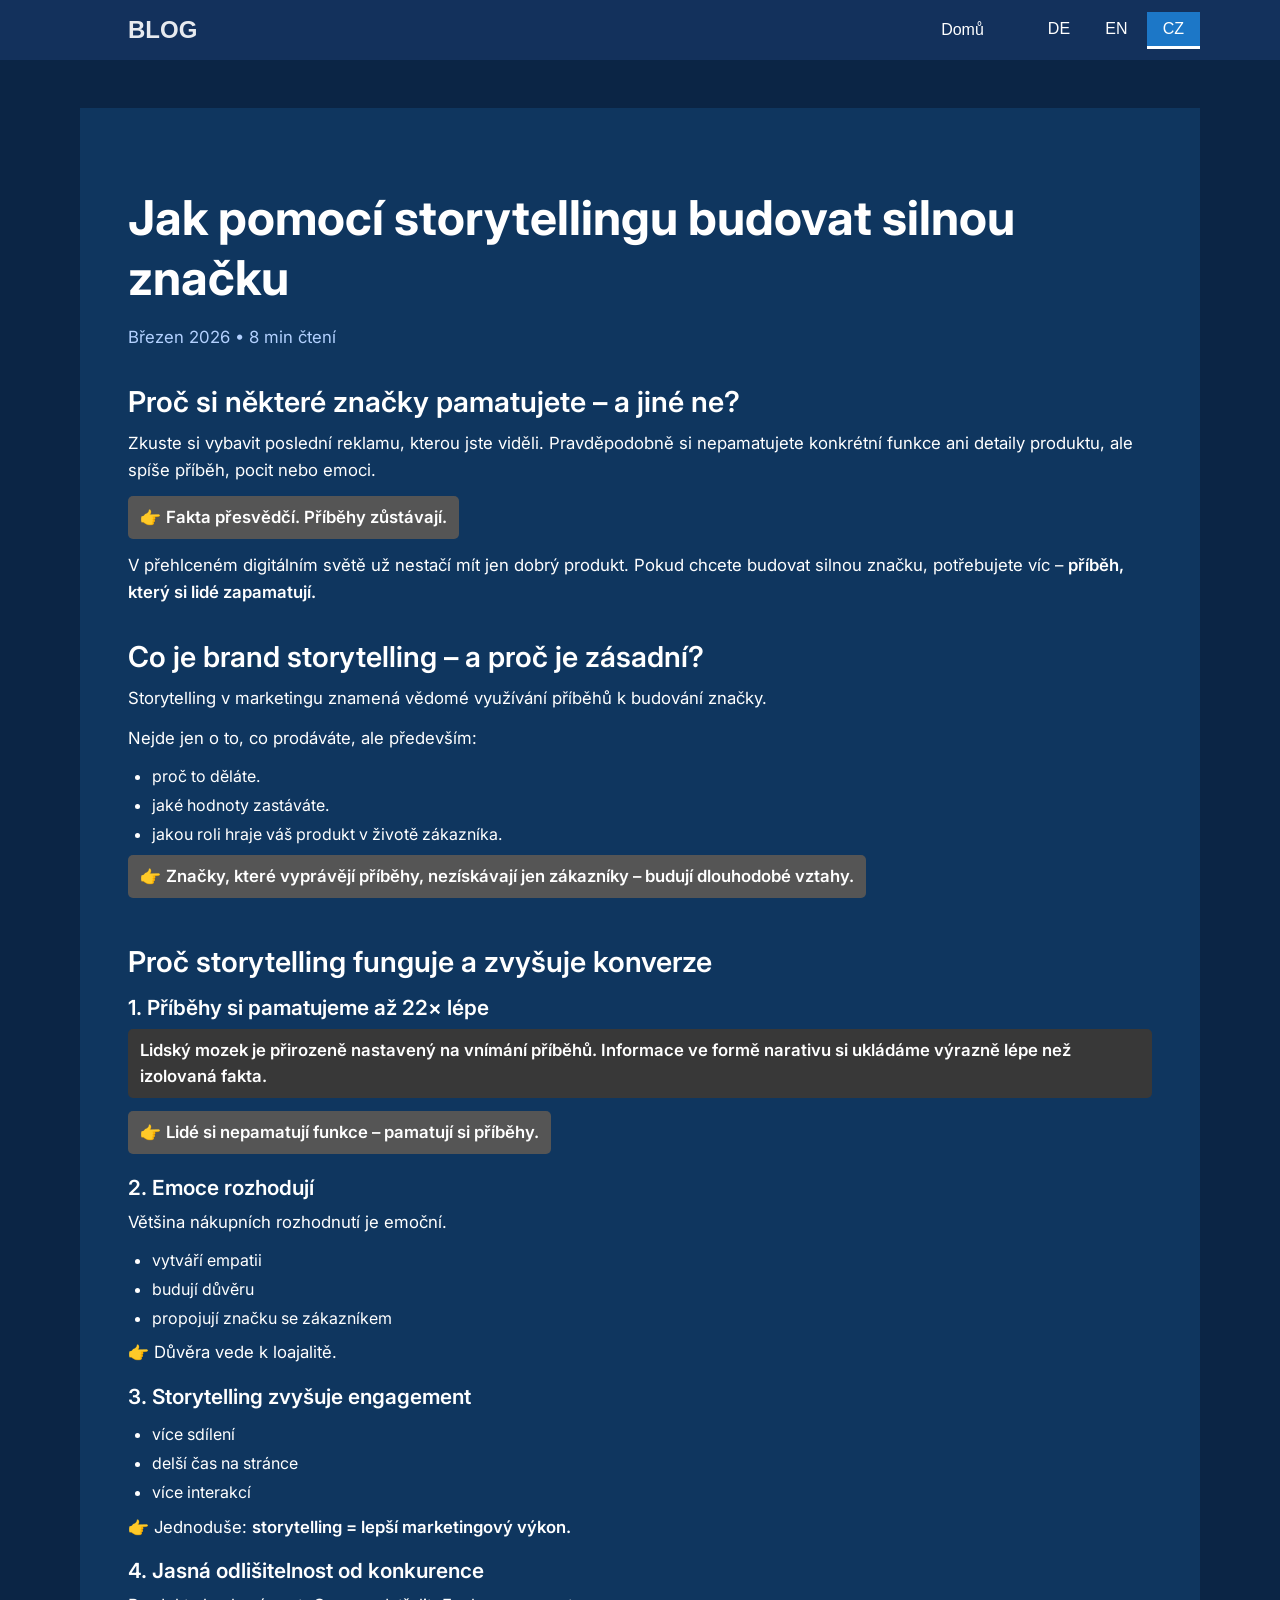
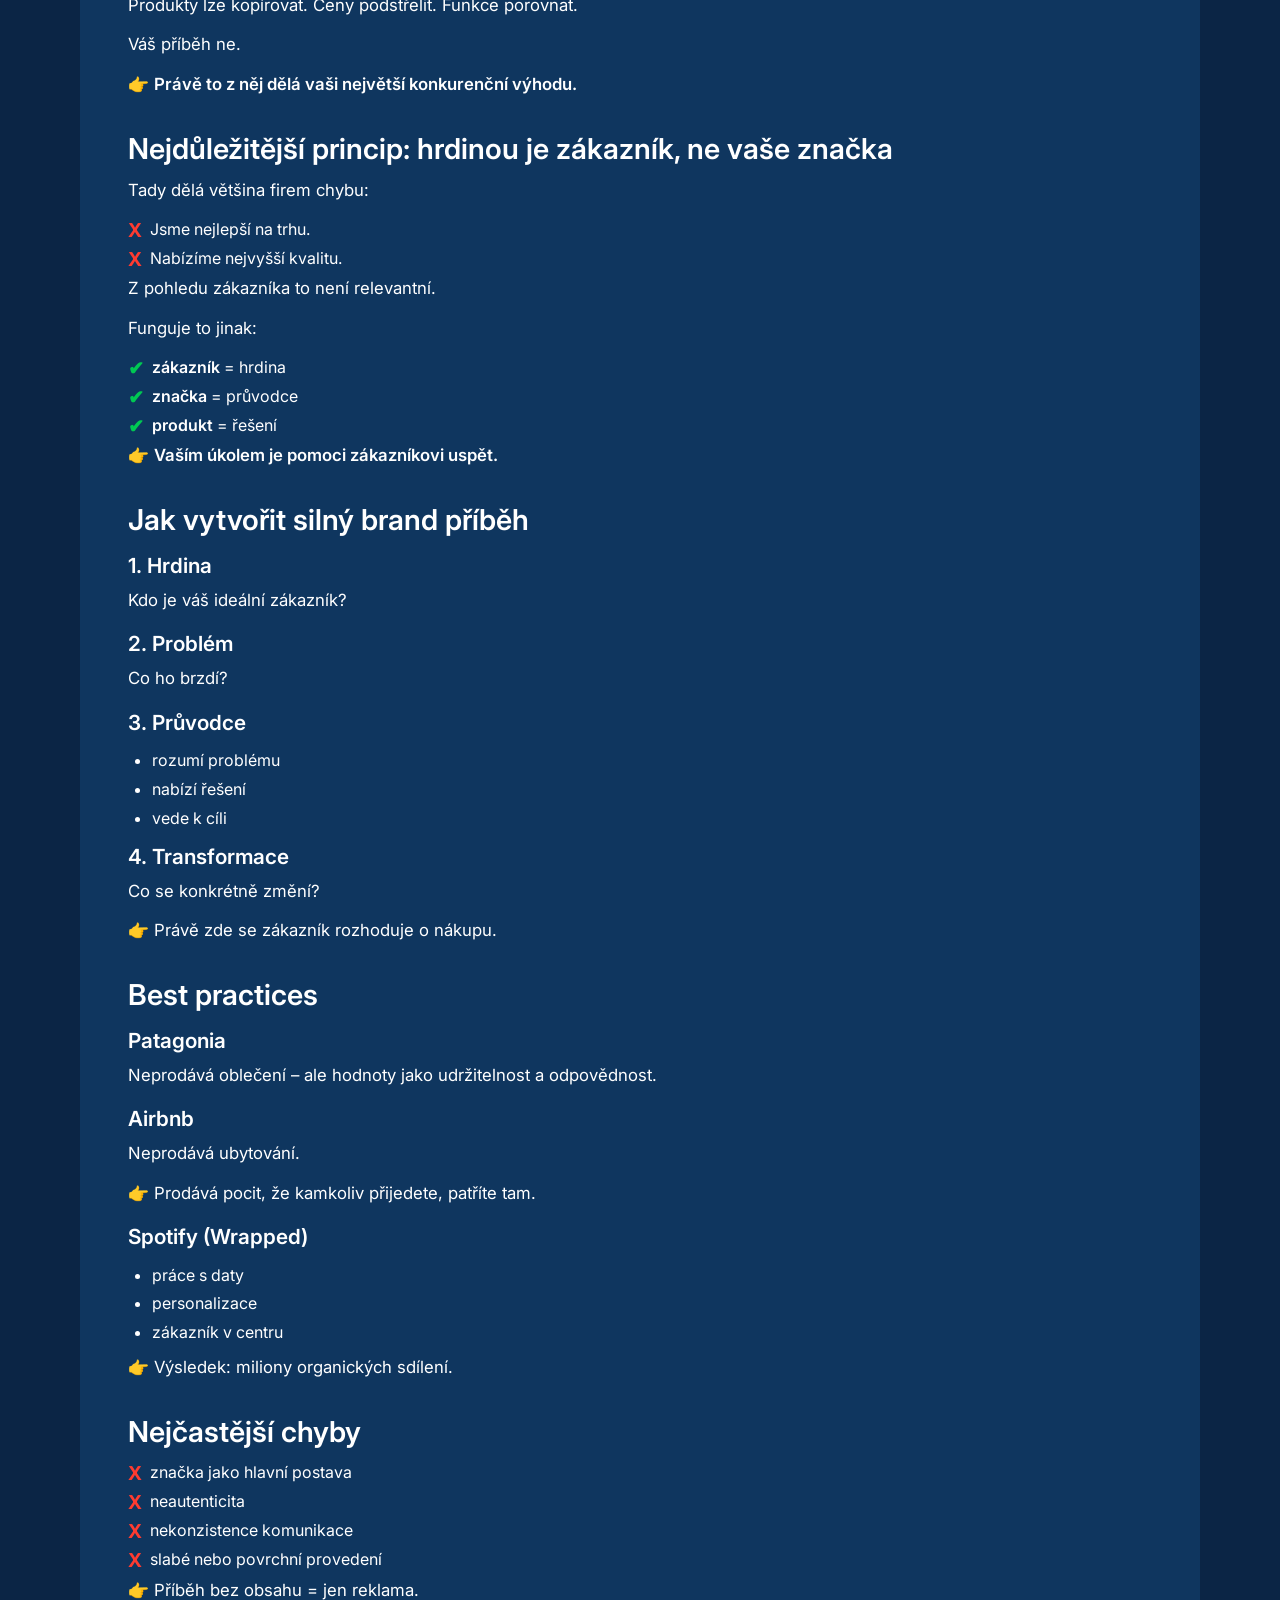
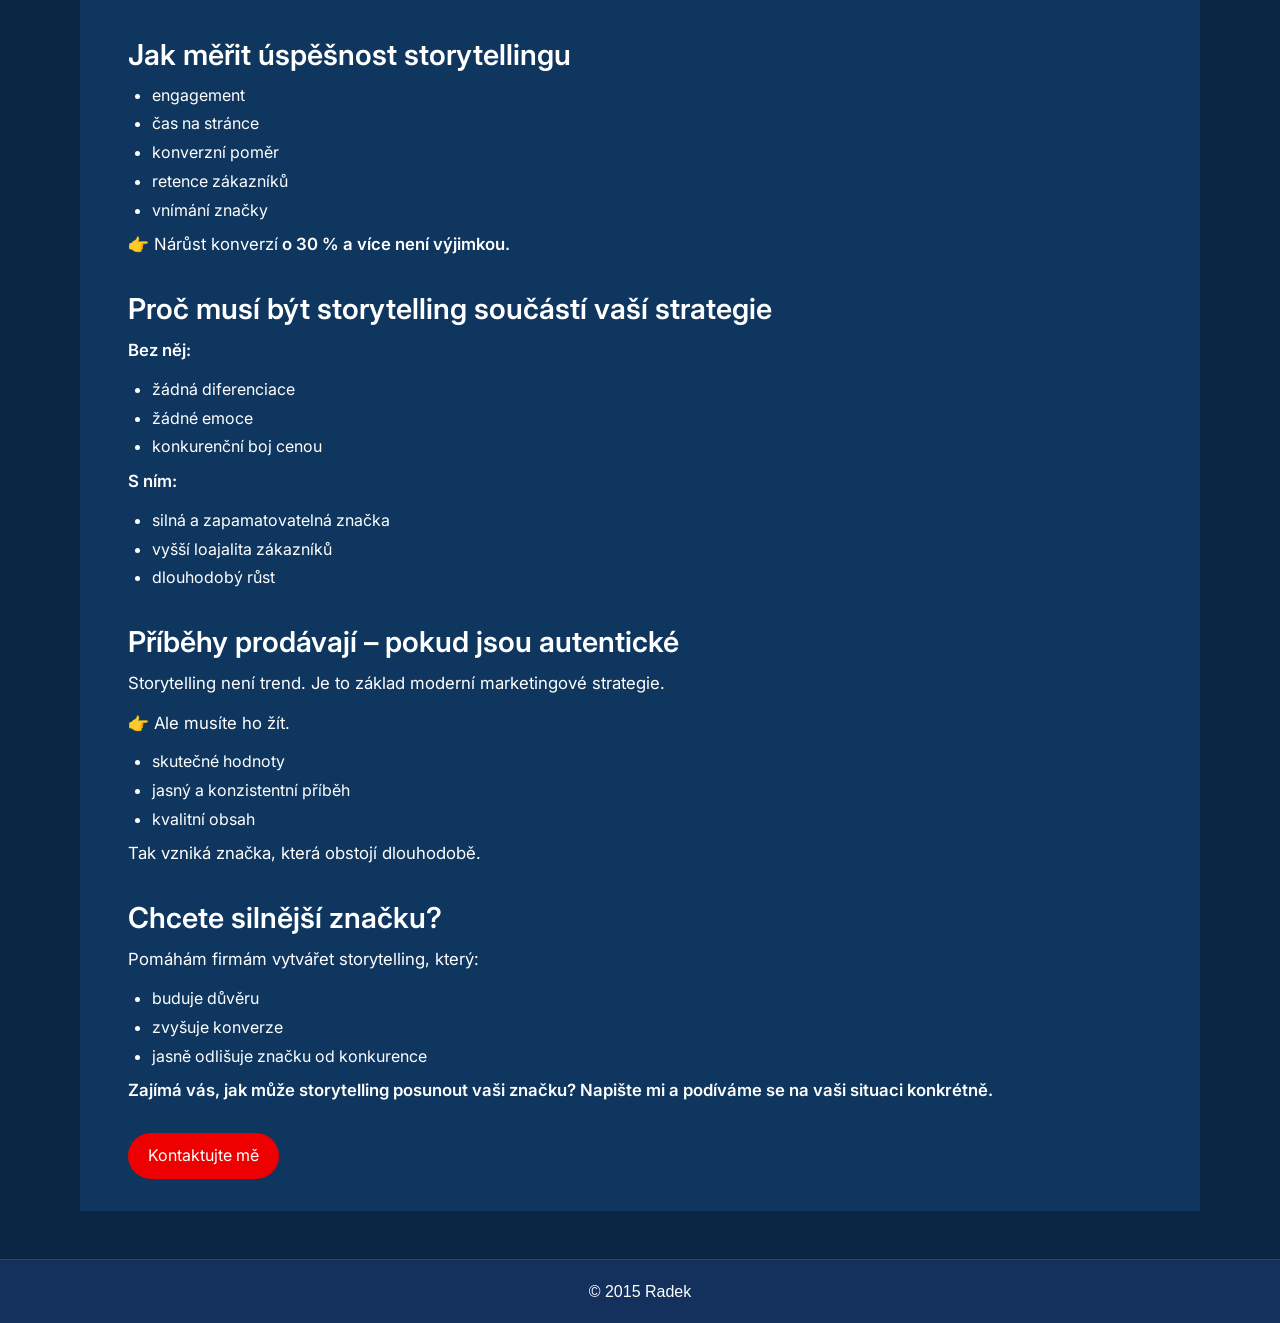
<file: cz/vypraveni-pribehu.html>
<!DOCTYPE html>
<html lang="cs">

<head>
    <title>Jak pomocí storytellingu budovat silnou značku | RadekWrites</title>

    <link rel="canonical" href="https://radekwrites.github.io/cz/storytelling-silna-znacka.html">
    <link rel="alternate" hreflang="de" href="https://radekwrites.github.io/de/storytelling-starke-marke.html">
    <link rel="alternate" hreflang="cs" href="https://radekwrites.github.io/cz/storytelling-silna-znacka.html">
    <link rel="alternate" hreflang="en" href="https://radekwrites.github.io/en/storytelling-strong-brand.html">
    <link rel="alternate" hreflang="x-default" href="https://radekwrites.github.io/">

    <meta charset="UTF-8">
    <meta name="viewport" content="width=device-width, initial-scale=1.0">

    <meta name="description" content="Jak storytelling buduje silné značky: více důvěry, vyšší konverze a skutečná loajalita zákazníků. Praktický guide pro firmy, HR i startupy.">
    <meta name="keywords" content="storytelling marketing, budování značky, branding strategie, content marketing, employer branding, HR marketing">
    <meta name="author" content="Radek">
    <meta name="theme-color" content="#134074">

    <!-- SEO rozšíření -->
    <meta property="og:title" content="Jak storytelling buduje silné značky">
    <meta property="og:description" content="Zjistěte, jak pomocí storytellingu zvýšit důvěru, engagement i konverze.">
    <meta property="og:type" content="article">
    <meta property="og:url" content="https://radekwrites.github.io/cz/storytelling-silna-znacka.html">

    <link rel="icon" href="/assets/icons/favicon.ico" sizes="16x16">
    <link rel="stylesheet" href="../css/style.css">
    <link rel="stylesheet" href="../css/aos.css">
    <script type="application/ld+json">
    {
      "@context": "https://schema.org",
      "@type": "BreadcrumbList",
      "itemListElement": [
        {
          "@type": "ListItem",
          "position": 1,
          "name": "Domů",
          "item": "https://radekwrites.github.io/"
        },
        {
          "@type": "ListItem",
          "position": 2,
          "name": "Blog",
          "item": "https://radekwrites.github.io/cz/"
        },
        {
          "@type": "ListItem",
          "position": 3,
          "name": "Vyprávění příběhů",
          "item": "https://radekwrites.github.io/cz/vypraveni-pribehu.html"
        }
      ]
    }
    </script>
</head>

<body>

<header>
    <nav class="nav-bar" aria-label="Hlavní navigace">
        <div class="nav-left">
            <span class="blog-title">BLOG</span>
        </div>

        <div class="nav-links" id="main-menu">
            <ul>
                <li><a href="index.html">Domů</a></li>
            </ul>

            <div class="lang-switch">
                <a href="../de/geschichtenerzaehlen.html">DE</a>
                <a href="../en/storytelling.html">EN</a>
                <a class="active-lang" href="#">CZ</a>
            </div>
        </div>

       <div class="nav-menu">
       <button 
        id="nav-icon" 
        class="hamburger-icon" 
        aria-label="Menü öffnen"
        aria-expanded="false"
        aria-controls="main-menu">
        <img src="../assets/icons/hamburger.svg" alt="">
        </button>
    </nav>
</header>

<section id="blog-post">
    <div class="container">

        <article class="blog-post-full">

            <h1>Jak pomocí storytellingu budovat silnou značku</h1>
            <p class="blog-meta">Březen 2026 • 8 min čtení</p>

            <h2>Proč si některé značky pamatujete – a jiné ne?</h2>
            <p>Zkuste si vybavit poslední reklamu, kterou jste viděli. 
            Pravděpodobně si nepamatujete konkrétní funkce ani detaily produktu, ale spíše příběh, pocit nebo emoci.</p>

            <p class="gray-bg">👉 <strong>Fakta přesvědčí. Příběhy zůstávají.</strong></p>

            <p>
                V přehlceném digitálním světě už nestačí mít jen dobrý produkt.
                Pokud chcete budovat silnou značku, potřebujete víc –
                <strong>příběh, který si lidé zapamatují.</strong>
            </p>

            <h2>Co je brand storytelling – a proč je zásadní?</h2>

            <p>Storytelling v marketingu znamená vědomé využívání příběhů k budování značky.</p>
            <p>Nejde jen o to, co prodáváte, ale především:</p>

            <ul class="tight-list">
                <li>proč to děláte.</li>
                <li>jaké hodnoty zastáváte.</li>
                <li>jakou roli hraje váš produkt v životě zákazníka.</li>
            </ul>

            <p class="gray-bg">👉 <strong>Značky, které vyprávějí příběhy, nezískávají jen zákazníky – budují dlouhodobé vztahy.</strong></p>

            <h2>Proč storytelling funguje a zvyšuje konverze</h2>

            <h3>1. Příběhy si pamatujeme až 22× lépe</h3>

            <p class="highlight-1">
                <strong>Lidský mozek je přirozeně nastavený na vnímání příběhů. 
                Informace ve formě narativu si ukládáme výrazně lépe než izolovaná fakta.</strong>
            </p>

            <p class="gray-bg">👉 <strong>Lidé si nepamatují funkce – pamatují si příběhy.</strong></p>

            <h3>2. Emoce rozhodují</h3>

            <p>Většina nákupních rozhodnutí je emoční.</p>

            <ul class="tight-list">
                <li>vytváří empatii</li>
                <li>budují důvěru</li>
                <li>propojují značku se zákazníkem</li>
            </ul>

            <p>👉 Důvěra vede k loajalitě.</p>

            <h3>3. Storytelling zvyšuje engagement</h3>

            <ul class="tight-list">
                <li>více sdílení</li>
                <li>delší čas na stránce</li>
                <li>více interakcí</li>
            </ul>

            <p>👉 Jednoduše: <strong>storytelling = lepší marketingový výkon.</strong></p>

            <h3>4. Jasná odlišitelnost od konkurence</h3>

            <p>Produkty lze kopírovat. Ceny podstřelit. Funkce porovnat.</p>
            <p>Váš příběh ne.</p>

            <p>👉 <strong>Právě to z něj dělá vaši největší konkurenční výhodu.</strong></p>

            <h2>Nejdůležitější princip: hrdinou je zákazník, ne vaše značka</h2>

            <p>Tady dělá většina firem chybu:</p>

            <ul class="cross-list">
                <li>Jsme nejlepší na trhu.</li>
                <li>Nabízíme nejvyšší kvalitu.</li>
            </ul>

            <p>Z pohledu zákazníka to není relevantní.</p>

            <p>Funguje to jinak:</p>

            <ul class="check-list">
                <li><strong>zákazník</strong> = hrdina</li>
                <li><strong>značka</strong> = průvodce</li>
                <li><strong>produkt</strong> = řešení</li>
            </ul>

            <p>👉 <strong>Vaším úkolem je pomoci zákazníkovi uspět.</strong></p>

            <h2>Jak vytvořit silný brand příběh</h2>

            <h3>1. Hrdina</h3>
            <p>Kdo je váš ideální zákazník?</p>

            <h3>2. Problém</h3>
            <p>Co ho brzdí?</p>

            <h3>3. Průvodce</h3>
            <ul class="tight-list">
                <li>rozumí problému</li>
                <li>nabízí řešení</li>
                <li>vede k cíli</li>
            </ul>

            <h3>4. Transformace</h3>
            <p>Co se konkrétně změní?</p>
            <p>👉 Právě zde se zákazník rozhoduje o nákupu.</p>

            <h2>Best practices</h2>

            <h3>Patagonia</h3>
            <p>Neprodává oblečení – ale hodnoty jako udržitelnost a odpovědnost.</p>

            <h3>Airbnb</h3>
            <p>Neprodává ubytování.</p>
            <p>👉 Prodává pocit, že kamkoliv přijedete, patříte tam.</p>

            <h3>Spotify (Wrapped)</h3>
            <ul class="tight-list">
                <li>práce s daty</li>
                <li>personalizace</li>
                <li>zákazník v centru</li>
            </ul>

            <p>👉 Výsledek: miliony organických sdílení.</p>

            <h2>Nejčastější chyby</h2>

            <ul class="cross-list">
                <li>značka jako hlavní postava</li>
                <li>neautenticita</li>
                <li>nekonzistence komunikace</li>
                <li>slabé nebo povrchní provedení</li>
            </ul>

            <p>👉 Příběh bez obsahu = jen reklama.</p>

            <h2>Jak měřit úspěšnost storytellingu</h2>

            <ul class="tight-list">
                <li>engagement</li>
                <li>čas na stránce</li>
                <li>konverzní poměr</li>
                <li>retence zákazníků</li>
                <li>vnímání značky</li>
            </ul>

            <p>👉 Nárůst konverzí<strong> o 30 % a více není výjimkou.</strong></p>

            <h2>Proč musí být storytelling součástí vaší strategie</h2>

            <p><strong>Bez něj:</strong></p>
            <ul class="tight-list">
                <li>žádná diferenciace</li>
                <li>žádné emoce</li>
                <li>konkurenční boj cenou</li>
            </ul>

            <p><strong>S ním:</strong></p>
            <ul class="tight-list">
                <li>silná a zapamatovatelná značka</li>
                <li>vyšší loajalita zákazníků</li>
                <li>dlouhodobý růst</li>
            </ul>

            <h2>Příběhy prodávají – pokud jsou autentické</h2>

            <p>Storytelling není trend. Je to základ moderní marketingové strategie.</p>
            <p>👉 Ale musíte ho žít.</p>

            <ul class="tight-list">
                <li>skutečné hodnoty</li>
                <li>jasný a konzistentní příběh</li>
                <li>kvalitní obsah</li>
            </ul>

            <p>Tak vzniká značka, která obstojí dlouhodobě.</p>

            <h2>Chcete silnější značku?</h2>

            <p>Pomáhám firmám vytvářet storytelling, který:</p>

            <ul class="tight-list">
                <li>buduje důvěru</li>
                <li>zvyšuje konverze</li>
                <li>jasně odlišuje značku od konkurence</li>
            </ul>

            <p><strong>Zajímá vás, jak může storytelling posunout vaši značku? 
            Napište mi a podíváme se na vaši situaci konkrétně.</strong></p>
            <a href="../index.html#contact-info" class="contact-mail">Kontaktujte mě</a>

        </article>
    </div>
</section>

<footer>
    <p>© 2015 Radek</p>
</footer>

<script src="../js/aos.js"></script>
<script>
    AOS.init({
        once: true,
        delay: 0
    });
</script>
<script src="../js/main.js"></script>
    
</body>
</html>
</file>
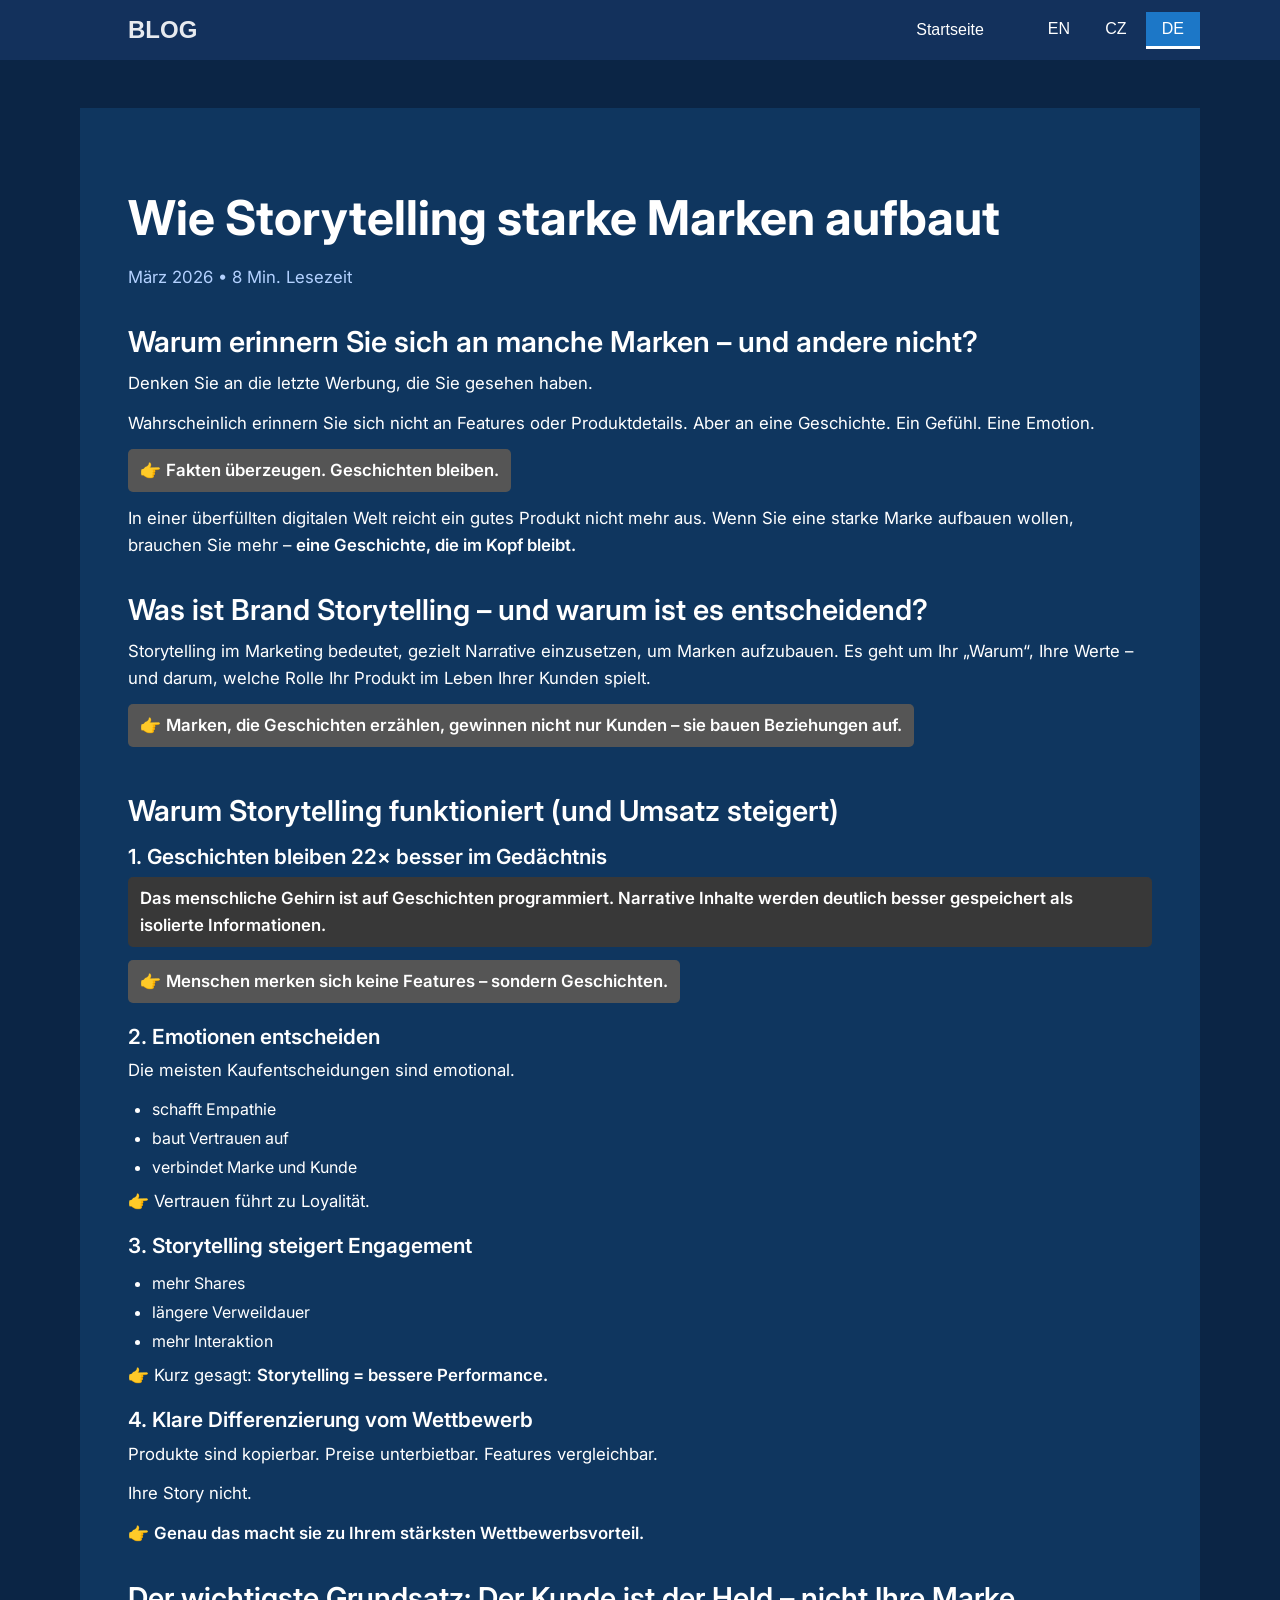
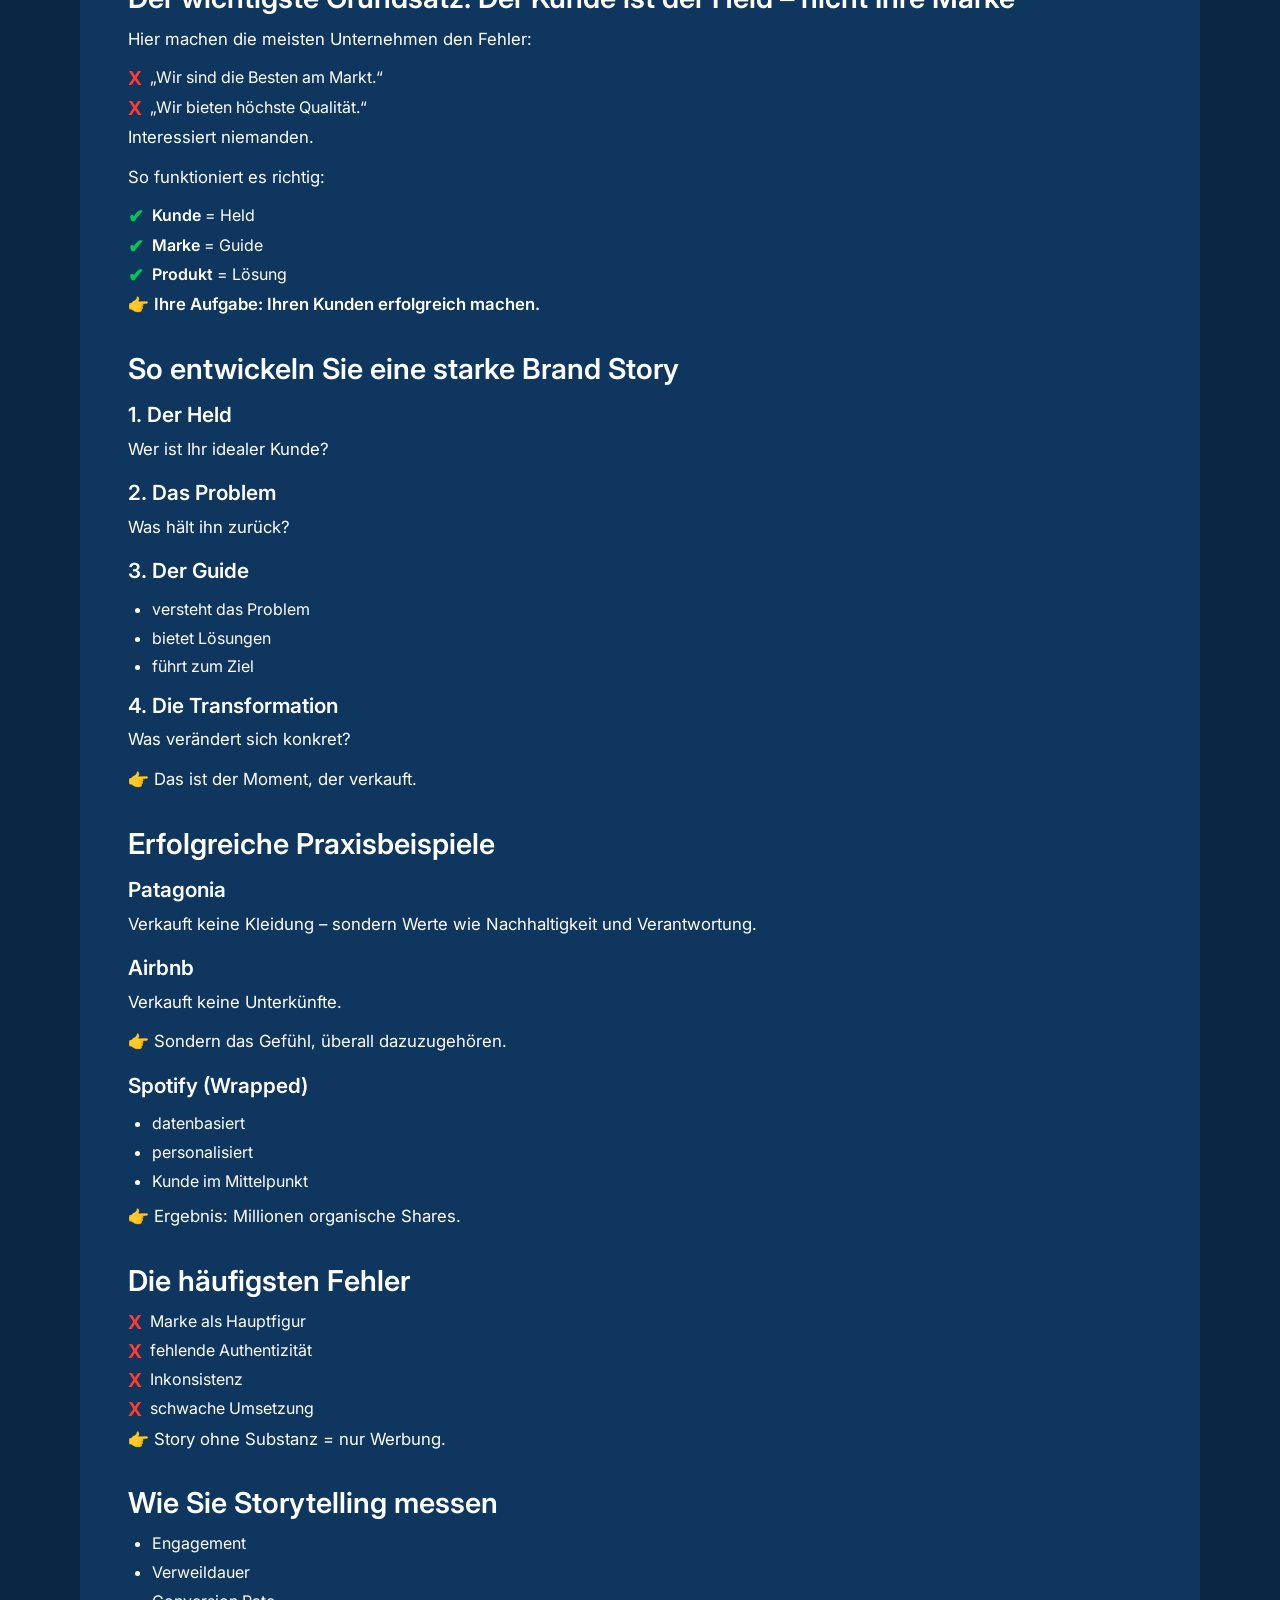
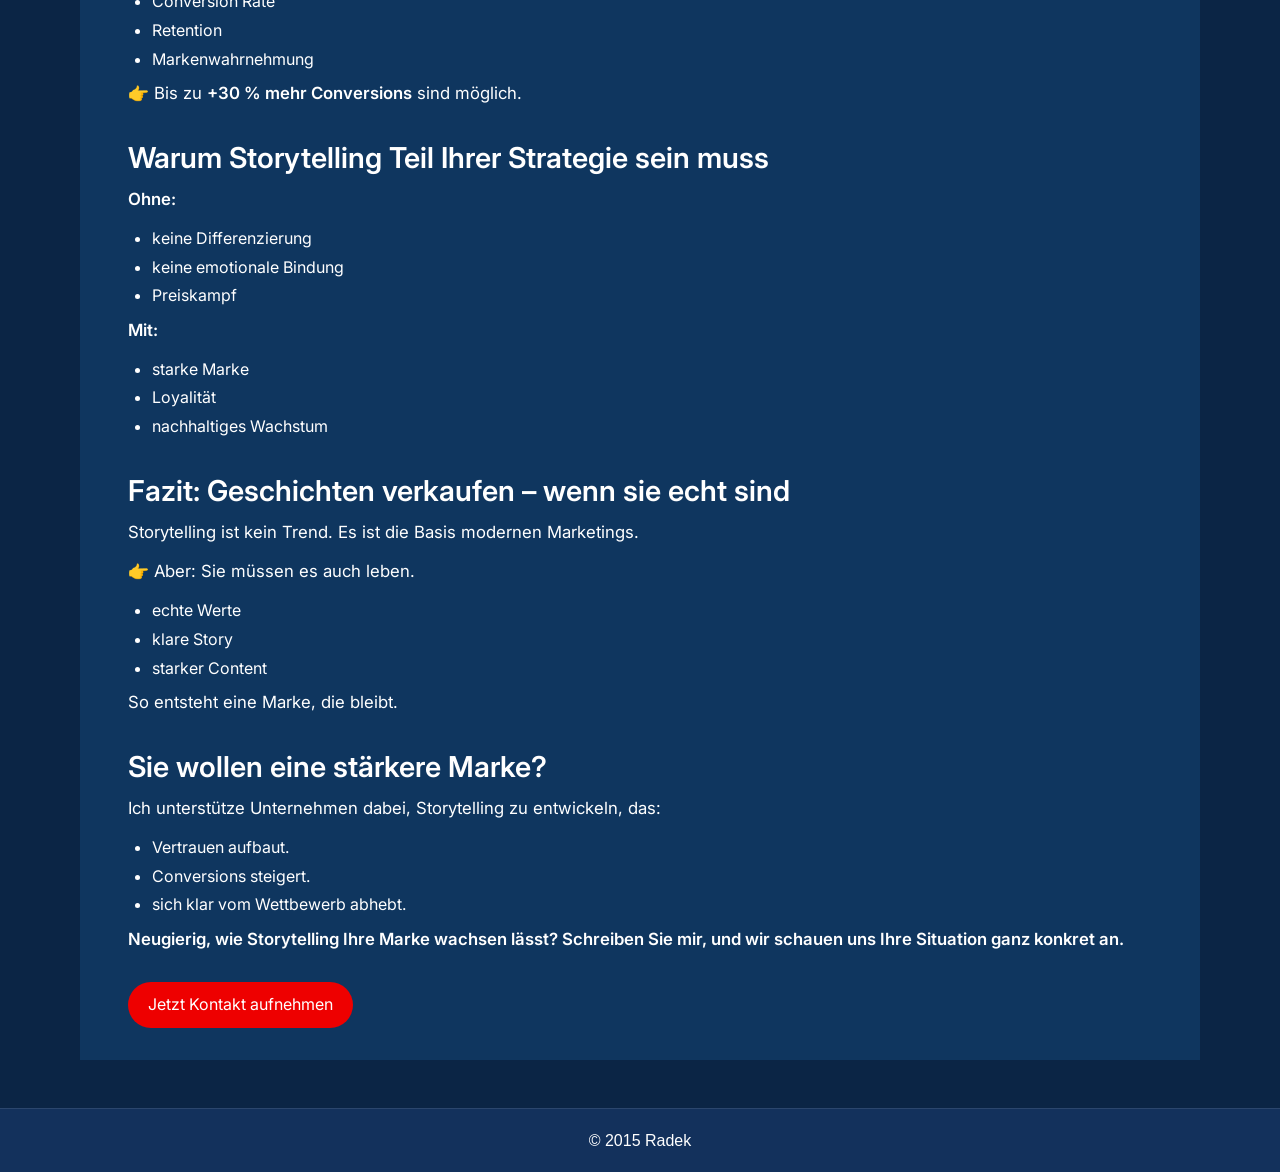
<file: de/geschichtenerzaehlen.html>
<!DOCTYPE html>
<html lang="de">

<head>
    <title>Wie Storytelling starke Marken aufbaut | RadekWrites</title>

    <link rel="canonical" href="https://radekwrites.github.io/de/storytelling-starke-marke.html">
    <link rel="alternate" hreflang="de" href="https://radekwrites.github.io/de/storytelling-starke-marke.html">
    <link rel="alternate" hreflang="cs" href="https://radekwrites.github.io/cz/storytelling-silna-znacka.html">
    <link rel="alternate" hreflang="en" href="https://radekwrites.github.io/en/storytelling-strong-brand.html">
    <link rel="alternate" hreflang="x-default" href="https://radekwrites.github.io/">

    <meta charset="UTF-8">
    <meta name="viewport" content="width=device-width, initial-scale=1.0">

    <meta name="description" content="Wie Storytelling starke Marken aufbaut: Mehr Vertrauen, höhere Conversion Rates und echte Kundenbindung. Praxisnaher Guide mit Beispielen und Strategien.">
    <meta name="keywords" content="Storytelling Marketing, Markenaufbau, Branding Strategie, Content Marketing, Employer Branding, HR Marketing">
    <meta name="author" content="Radek">
    <meta name="theme-color" content="#134074">
    <script type="application/ld+json">
    {
      "@context": "https://schema.org",
      "@type": "BreadcrumbList",
      "itemListElement": [
        {
          "@type": "ListItem",
          "position": 1,
          "name": "Startseite",
          "item": "https://radekwrites.github.io/"
        },
        {
          "@type": "ListItem",
          "position": 2,
          "name": "Blog",
          "item": "https://radekwrites.github.io/de/"
        },
        {
          "@type": "ListItem",
          "position": 3,
          "name": "Geschichtenerzählen",
          "item": "https://radekwrites.github.io/de/geschichtenerzaehlen.html"
        }
      ]
    }
    </script>

    <link rel="icon" href="../assets/icons/favicon.ico" sizes="16x16">
    <link rel="stylesheet" href="../css/style.css">
    <link rel="stylesheet" href="../css/aos.css">
</head>

<body>

<header>
    <nav class="nav-bar" aria-label="Hauptnavigation">
        <div class="nav-left">
            <span class="blog-title">BLOG</span>
        </div>

        <div class="nav-links" id="main-menu">
            <ul>
                <li><a href="../index.html">Startseite</a></li>
            </ul>

            <div class="lang-switch">
                <a href="../en/storytelling.html">EN</a>
                <a href="../cz/vypraveni-pribehu.html">CZ</a>
                <a class="active-lang" href="#">DE</a>
            </div>
        </div>

        <div class="nav-menu">
            <button id="nav-icon" class="hamburger-icon" aria-label="Menü öffnen" aria-expanded="false" aria-controls="main-menu">
                <img src="../assets/icons/hamburger.svg" alt="Menü">
            </button>
        </div>
    </nav>
</header>

<section id="blog-post">
    <div class="container">

        <article class="blog-post-full">

            <h1>Wie Storytelling starke Marken aufbaut</h1>
            <p class="blog-meta">März 2026 • 8 Min. Lesezeit</p>

            <h2>Warum erinnern Sie sich an manche Marken – und andere nicht?</h2>
            <p>Denken Sie an die letzte Werbung, die Sie gesehen haben.</p>

            <p>
                Wahrscheinlich erinnern Sie sich nicht an Features oder Produktdetails.
                Aber an eine Geschichte. Ein Gefühl. Eine Emotion.
            </p>

            <p class="gray-bg">👉 <strong>Fakten überzeugen. Geschichten bleiben.</strong></p>

            <p>
                In einer überfüllten digitalen Welt reicht ein gutes Produkt nicht mehr aus.
                Wenn Sie eine starke Marke aufbauen wollen, brauchen Sie mehr –
                <strong>eine Geschichte, die im Kopf bleibt.</strong>
            </p>

            <h2>Was ist Brand Storytelling – und warum ist es entscheidend?</h2>

            <p>
                Storytelling im Marketing bedeutet, gezielt Narrative einzusetzen, um Marken aufzubauen.
                Es geht um Ihr „Warum“, Ihre Werte – und darum, welche Rolle Ihr Produkt im Leben Ihrer Kunden spielt.
            </p>

            <p class="gray-bg">👉 <strong>Marken, die Geschichten erzählen, gewinnen nicht nur Kunden – sie bauen Beziehungen auf.</strong></p>

            <h2>Warum Storytelling funktioniert (und Umsatz steigert)</h2>

            <h3>1. Geschichten bleiben 22× besser im Gedächtnis</h3>

            <p class="highlight-1">
                <strong>Das menschliche Gehirn ist auf Geschichten programmiert. Narrative Inhalte werden deutlich besser gespeichert als isolierte Informationen.</strong>
            </p>

            <p class="gray-bg">👉 <strong>Menschen merken sich keine Features – sondern Geschichten.</strong></p>

            <h3>2. Emotionen entscheiden</h3>

            <p>Die meisten Kaufentscheidungen sind emotional.</p>

            <ul class="tight-list">
                <li>schafft Empathie</li>
                <li>baut Vertrauen auf</li>
                <li>verbindet Marke und Kunde</li>
            </ul>

            <p>👉 Vertrauen führt zu Loyalität.</p>

            <h3>3. Storytelling steigert Engagement</h3>

            <ul class="tight-list">
                <li>mehr Shares</li>
                <li>längere Verweildauer</li>
                <li>mehr Interaktion</li>
            </ul>

            <p>👉 Kurz gesagt: <strong>Storytelling = bessere Performance.</strong></p>

            <h3>4. Klare Differenzierung vom Wettbewerb</h3>

            <p>Produkte sind kopierbar. Preise unterbietbar. Features vergleichbar.</p>
            <p>Ihre Story nicht.</p>

            <p>👉 <strong>Genau das macht sie zu Ihrem stärksten Wettbewerbsvorteil.</strong></p>

            <h2>Der wichtigste Grundsatz: Der Kunde ist der Held – nicht Ihre Marke</h2>

            <p>Hier machen die meisten Unternehmen den Fehler:</p>

            <ul class="cross-list">
                <li>„Wir sind die Besten am Markt.“</li>
                <li>„Wir bieten höchste Qualität.“</li>
            </ul>

            <p>Interessiert niemanden.</p>

            <p>So funktioniert es richtig:</p>

            <ul class="check-list">
                <li><strong>Kunde</strong> = Held</li>
                <li><strong>Marke</strong> = Guide</li>
                <li><strong>Produkt</strong> = Lösung</li>
            </ul>

            <p>👉 <strong>Ihre Aufgabe: Ihren Kunden erfolgreich machen.</strong></p>

            <h2>So entwickeln Sie eine starke Brand Story</h2>

            <h3>1. Der Held</h3>
            <p>Wer ist Ihr idealer Kunde?</p>

            <h3>2. Das Problem</h3>
            <p>Was hält ihn zurück?</p>

            <h3>3. Der Guide</h3>
            <ul class="tight-list">
                <li>versteht das Problem</li>
                <li>bietet Lösungen</li>
                <li>führt zum Ziel</li>
            </ul>

            <h3>4. Die Transformation</h3>
            <p>Was verändert sich konkret?</p>
            <p>👉 Das ist der Moment, der verkauft.</p>

            <h2>Erfolgreiche Praxisbeispiele</h2>

            <h3>Patagonia</h3>
            <p>Verkauft keine Kleidung – sondern Werte wie Nachhaltigkeit und Verantwortung.</p>

            <h3>Airbnb</h3>
            <p>Verkauft keine Unterkünfte.</p>
            <p>👉 Sondern das Gefühl, überall dazuzugehören.</p>

            <h3>Spotify (Wrapped)</h3>
            <ul class="tight-list">
                <li>datenbasiert</li>
                <li>personalisiert</li>
                <li>Kunde im Mittelpunkt</li>
            </ul>

            <p>👉 Ergebnis: Millionen organische Shares.</p>

            <h2>Die häufigsten Fehler</h2>

            <ul class="cross-list">
                <li>Marke als Hauptfigur</li>
                <li>fehlende Authentizität</li>
                <li>Inkonsistenz</li>
                <li>schwache Umsetzung</li>
            </ul>

            <p>👉 Story ohne Substanz = nur Werbung.</p>

            <h2>Wie Sie Storytelling messen</h2>

            <ul class="tight-list">
                <li>Engagement</li>
                <li>Verweildauer</li>
                <li>Conversion Rate</li>
                <li>Retention</li>
                <li>Markenwahrnehmung</li>
            </ul>

            <p>👉 Bis zu <strong>+30 % mehr Conversions</strong> sind möglich.</p>

            <h2>Warum Storytelling Teil Ihrer Strategie sein muss</h2>

            <p><strong>Ohne:</strong></p>
            <ul class="tight-list">
                <li>keine Differenzierung</li>
                <li>keine emotionale Bindung</li>
                <li>Preiskampf</li>
            </ul>

            <p><strong>Mit:</strong></p>
            <ul class="tight-list">
                <li>starke Marke</li>
                <li>Loyalität</li>
                <li>nachhaltiges Wachstum</li>
            </ul>

            <h2>Fazit: Geschichten verkaufen – wenn sie echt sind</h2>

            <p>Storytelling ist kein Trend. Es ist die Basis modernen Marketings.</p>
            <p>👉 Aber: Sie müssen es auch leben.</p>

            <ul class="tight-list">
                <li>echte Werte</li>
                <li>klare Story</li>
                <li>starker Content</li>
            </ul>

            <p>So entsteht eine Marke, die bleibt.</p>

            <h2>Sie wollen eine stärkere Marke?</h2>

            <p>Ich unterstütze Unternehmen dabei, Storytelling zu entwickeln, das:</p>

            <ul class="tight-list">
                <li>Vertrauen aufbaut.</li>
                <li>Conversions steigert.</li>
                <li>sich klar vom Wettbewerb abhebt.</li>
            </ul>

            <p><strong>Neugierig, wie Storytelling Ihre Marke wachsen lässt?
            Schreiben Sie mir, und wir schauen uns Ihre Situation ganz konkret an.</strong></p>
            <a href="../index.html#contact-info" class="contact-mail">Jetzt Kontakt aufnehmen</a>

        </article>
    </div>
</section>

<footer>
    <p>© 2015 Radek</p>
</footer>

<script src="../js/aos.js"></script>
<script>
    AOS.init({
        once: true,
        delay: 0
    });
</script>
<script src="../js/main.js"></script>

</body>
</html>
</file>
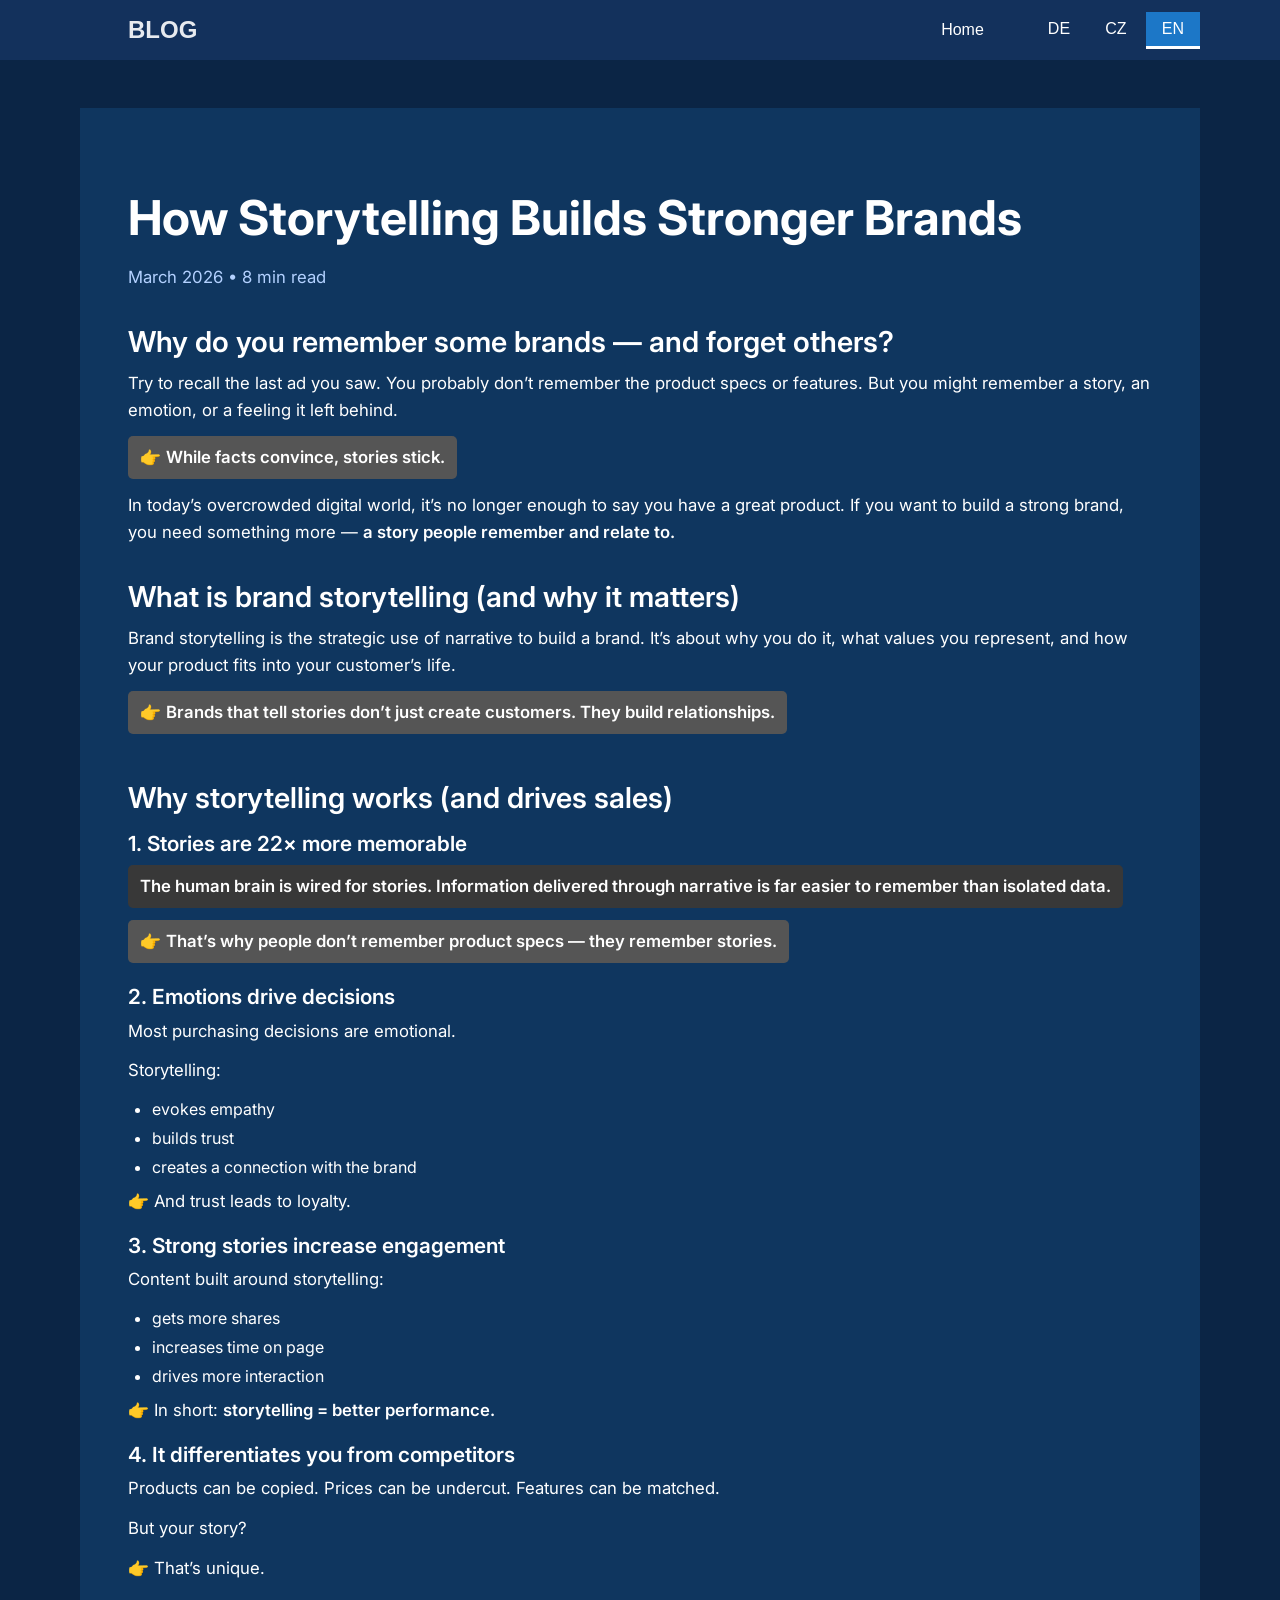
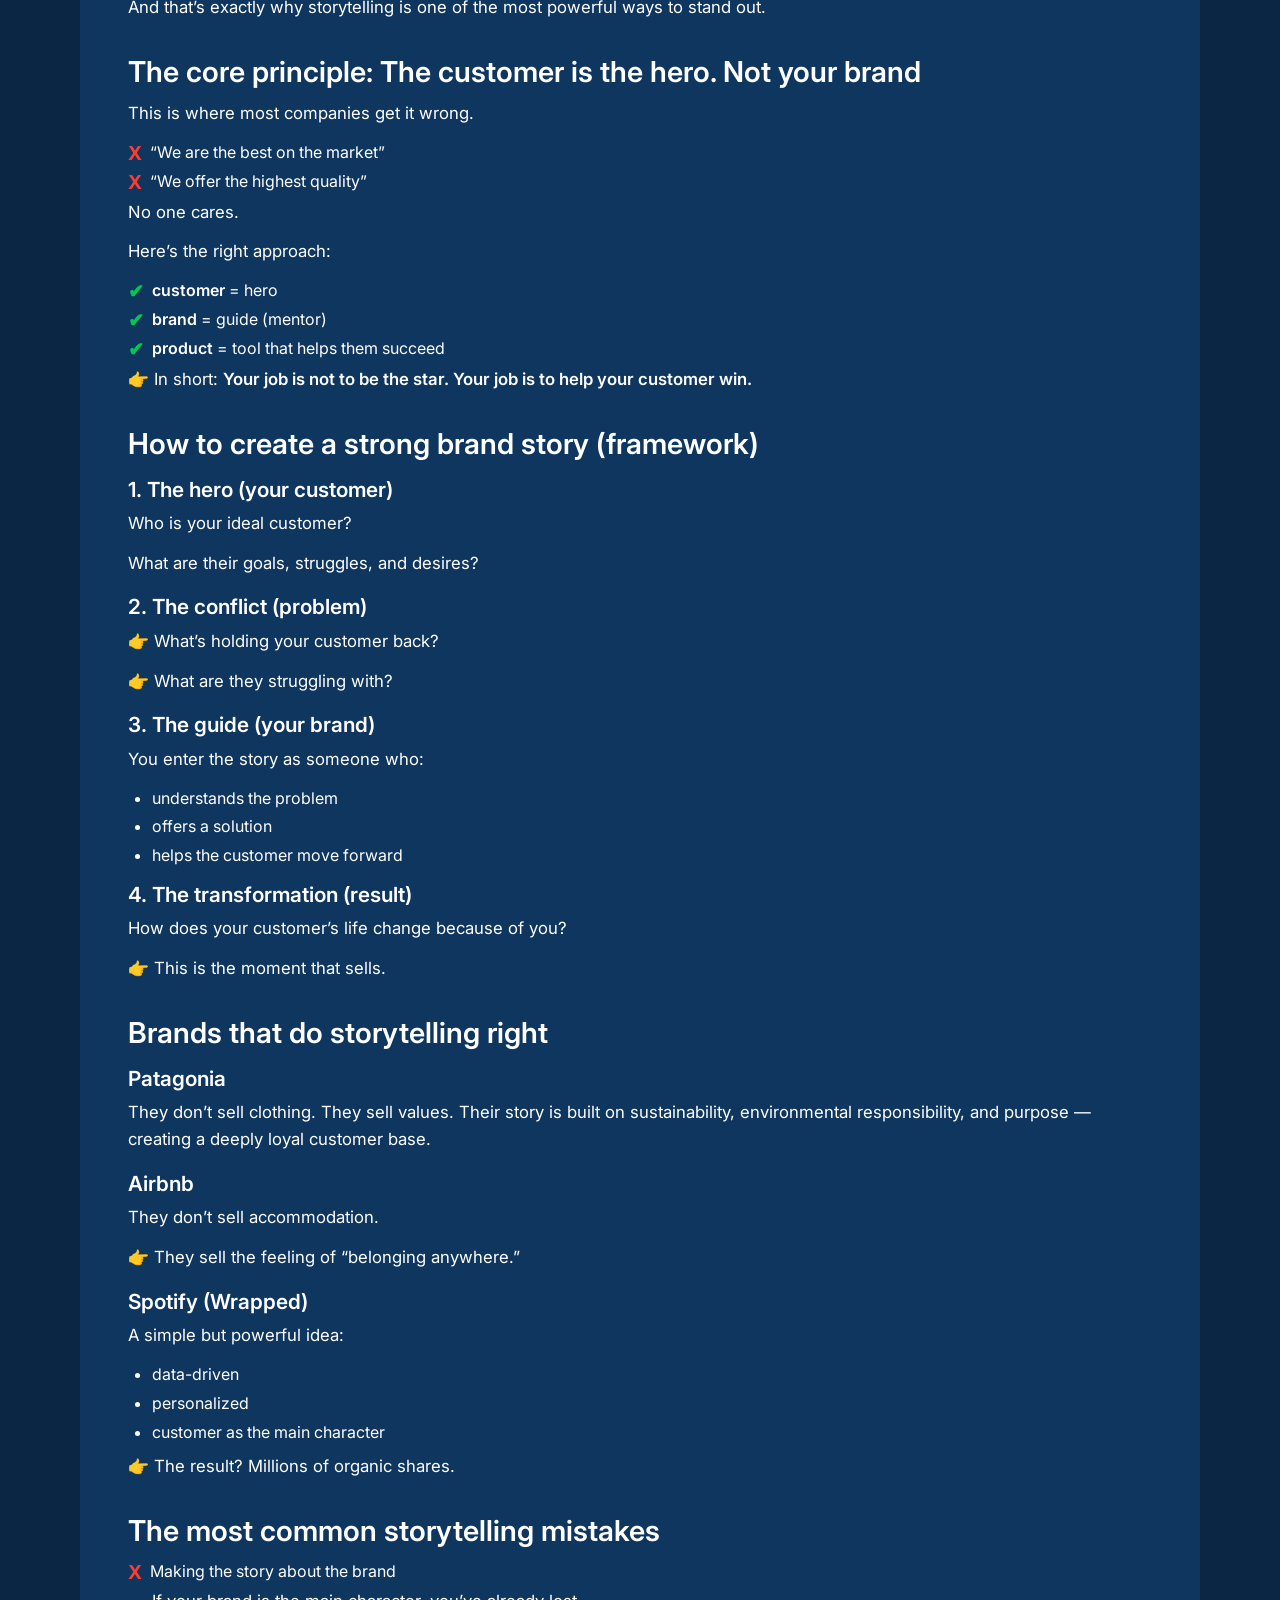
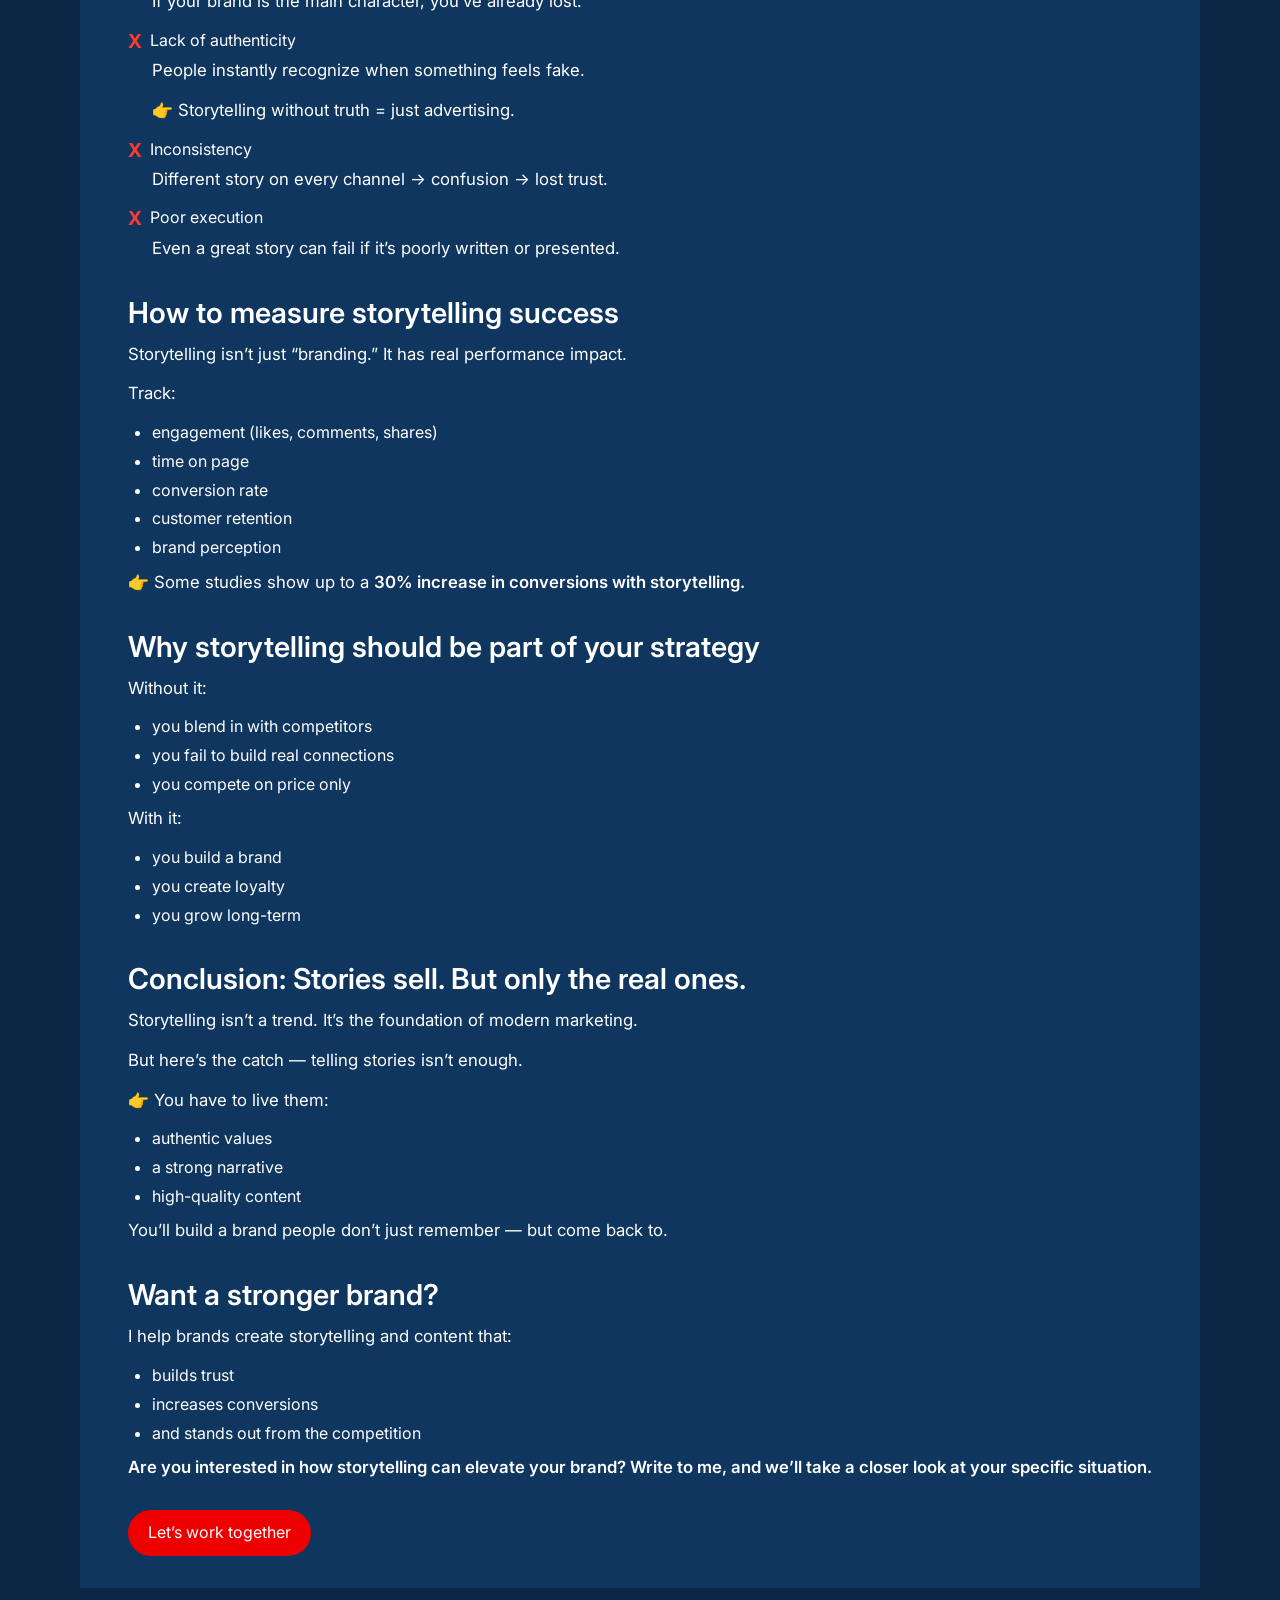
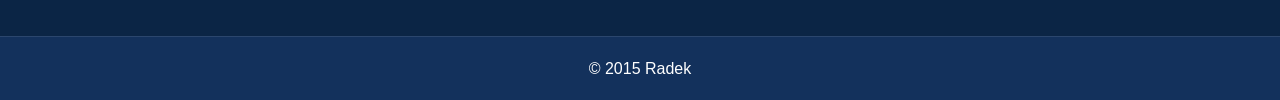
<file: en/storytelling.html>
<!DOCTYPE html>
    <html lang="en">

    <head>
        <title>How Storytelling Builds Strong Brands – RadekWrites</title>
        <link rel="canonical" href="https://radekwrites.github.io/en/storytelling-strong-brand.html">
        <link rel="alternate" hreflang="cs" href="https://radekwrites.github.io/cz/storytelling-silna-znacka.html">
        <link rel="alternate" hreflang="en" href="https://radekwrites.github.io/en/storytelling-strong-brand.html">
        <link rel="alternate" hreflang="x-default" href="https://radekwrites.github.io/">
        <meta charset="UTF-8">
        <meta name="viewport" content="width=device-width, initial-scale=1.0">
        <meta name="description" content="Learn how storytelling builds strong brands, increases trust, loyalty, and conversions. Practical guide with examples and strategies.">
        <meta name="author" content="Radek">
        <meta name="theme-color" content="#134074">
        <link rel="icon" href="../  assets/icons/favicon.ico" sizes="16x16">
        <link rel="stylesheet" href="../css/style.css">
        <link rel="stylesheet" href="../css/aos.css">
        <script type="application/ld+json">
        {
          "@context": "https://schema.org",
          "@type": "BreadcrumbList",
          "itemListElement": [
            {
              "@type": "ListItem",
              "position": 1,
              "name": "Home",
              "item": "https://radekwrites.github.io/"
            },
            {
              "@type": "ListItem",
              "position": 2,
              "name": "Blog",
              "item": "https://radekwrites.github.io/en/"
            },
            {
              "@type": "ListItem",
              "position": 3,
              "name": "Storytelling for Strong Brands",
              "item": "https://radekwrites.github.io/en/storytelling.html"
            }
          ]
        }
        </script>
    </head>

    <body>

    <header>
        <nav class="nav-bar" aria-label="Main navigation">
         <div class="nav-left">
            <span class="blog-title">BLOG</span>
        </div>
        <div class="nav-links" id="main-menu">
            <ul>
                <li><a href="index.html">Home</a></li>
            </ul>
            <div class="lang-switch">
            <a href="../de/geschichtenerzaehlen.html">DE</a>
            <a href="../cz/vypraveni-pribehu.html">CZ</a>
            <a class="active-lang" href="#">EN</a>
            </div>
        </div>

        <div class="nav-menu">
            <button id="nav-icon" class="hamburger-icon" aria-label="Open menu" aria-expanded="false" aria-controls="main-menu">
                <img src="../assets/icons/hamburger.svg" alt="">
            </button>
        </div>
        </nav>
    </header>

    <!-- BLOG POST -->
    <section id="blog-post">
        <div class="container">

            <article class="blog-post-full">

                <h1>How Storytelling Builds Stronger Brands</h1>
                <p class="blog-meta">March 2026 • 8 min read</p>

                <h2>Why do you remember some brands — and forget others?</h2>
                <p>Try to recall the last ad you saw. You probably don’t remember the product specs or features. 
                But you might remember a story, an emotion, or a feeling it left behind.</p>
                
                <p class="gray-bg">&#128073; <strong>While facts convince, stories stick.</strong></p>

                <p>
                    In today’s overcrowded digital world, it’s no longer enough to say you have a great product. 
                    If you want to build a strong brand, you need something more — <strong>a story people remember and relate to.</strong>
                </p>  

                <h2>What is brand storytelling (and why it matters)</h2>
                <p>
                    Brand storytelling is the strategic use of narrative to build a brand.
                    It’s about why you do it, what values you represent, and how your product fits into your customer’s life.
                </p>

                <p class="gray-bg">&#128073; <strong>Brands that tell stories don’t just create customers. They build relationships.</strong></p>

                <h2>Why storytelling works (and drives sales)</h2>

                <h3>1. Stories are 22× more memorable</h3>
                <p class="highlight-1">
                <strong>The human brain is wired for stories. Information delivered through narrative is far easier to remember than isolated data.</strong>
                </p>

                <p class="gray-bg">&#128073; <strong>That’s why people don’t remember product specs — they remember stories.</strong></p>

                <h3>2. Emotions drive decisions</h3>

                <p>Most purchasing decisions are emotional.</p>
                <p>Storytelling:</p>
            
                <ul class="tight-list">
                <li>evokes empathy</li>
                <li>builds trust</li>
                <li>creates a connection with the brand</li>
                </ul>

                <p>&#128073; And trust leads to loyalty.</p>

                <h3>3. Strong stories increase engagement</h3>

                <p>Content built around storytelling:</p>
                
                <ul class="tight-list">
                    <li>gets more shares</li>
                    <li>increases time on page</li>
                    <li>drives more interaction</li>
                </ul>

                <p>&#128073; In short: <strong>storytelling = better performance.</strong></p>

                <h3>4. It differentiates you from competitors</h3>
                
                <p>Products can be copied. Prices can be undercut. Features can be matched.</p>
                <p>But your story?</p>
                <p class="tight">&#128073; That’s unique.</p>
                <p>And that’s exactly why storytelling is one of the most powerful ways to stand out.</p>

                <h2>The core principle: The customer is the hero. Not your brand</h2>
                <p>This is where most companies get it wrong.</p>

                <ul class="cross-list">
                <li>“We are the best on the market”</li>
                <li>“We offer the highest quality”</li>
                </ul>

                <p>No one cares.</p>

                <p>Here’s the right approach:</p>

                <ul class="check-list">
                <li><strong>customer</strong> = hero</li>
                <li><strong>brand</strong> = guide (mentor)</li>
                <li><strong>product</strong> = tool that helps them succeed</li>
                </ul>
        
                <p>&#128073; In short: <strong>Your job is not to be the star. Your job is to help your customer win.</strong></p>

                <h2>How to create a strong brand story (framework)</h2>

                <h3>1. The hero (your customer)</h3>
                <p>Who is your ideal customer?</p>
                <p>What are their goals, struggles, and desires?</p>

                <h3>2. The conflict (problem)</h3>
                <p>&#128073; What’s holding your customer back?</p>
                <p>&#128073; What are they struggling with?</p>

                <h3>3. The guide (your brand)</h3>
                <p>You enter the story as someone who:</p>
                
                <ul class="tight-list">
                <li>understands the problem</li>
                <li>offers a solution</li>
                <li>helps the customer move forward</li>
                </ul>

                <h3>4. The transformation (result)</h3>
                <p>How does your customer’s life change because of you?</p>
                <p>&#128073; This is the moment that sells.</p>

                <h2>Brands that do storytelling right</h2>

                <h3>Patagonia</h3>
                <p>They don’t sell clothing. They sell values. Their story is built on sustainability, environmental responsibility, and purpose — 
                creating a deeply loyal customer base.</p>
                
                </p>

                <h3>Airbnb</h3>
                <p>They don’t sell accommodation.</p>
                <p>&#128073; They sell the feeling of “belonging anywhere.”</p>

                <h3>Spotify (Wrapped)</h3>
                <p>A simple but powerful idea:</p>
                <ul class="tight-list">
                <li>data-driven</li>
                <li>personalized</li>
                <li>customer as the main character</li>
                </ul>
                <p>&#128073; The result? Millions of organic shares.</p>


                <h2>The most common storytelling mistakes</h2>
                <ul class="cross-list">
                    <li>Making the story about the brand</li>
                    <p>If your brand is the main character, you’ve already lost.</p>
                    <li>Lack of authenticity</li>
                    <p>People instantly recognize when something feels fake.</p>
                    <p>&#128073; Storytelling without truth = just advertising.</p>
                    <li>Inconsistency</li>
                    <p>Different story on every channel → confusion → lost trust.</p>
                    <li>Poor execution</li>
                    <p>Even a great story can fail if it’s poorly written or presented.</p>
                </ul>

                <h2>How to measure storytelling success</h2>
                <p>Storytelling isn’t just “branding.” It has real performance impact.</p>
                <p>Track:</p>
                <ul class="tight-list">
                    <li>engagement (likes, comments, shares)</li>
                    <li>time on page</li>
                    <li>conversion rate</li>
                    <li>customer retention</li>
                    <li>brand perception</li>
                </ul>
                <p>&#128073; Some studies show up to a <strong>30% increase in conversions with storytelling.</strong></p>

                <h2>Why storytelling should be part of your strategy</h2>
                <p>Without it:</p>
                <ul class="tight-list">
                    <li>you blend in with competitors</li>
                    <li>you fail to build real connections</li>
                    <li>you compete on price only</li>
                </ul>

                <p>With it:</p>
                <ul class="tight-list">
                    <li>you build a brand</li>
                    <li>you create loyalty</li>
                    <li>you grow long-term</li>
                </ul>

                <h2>Conclusion: Stories sell. But only the real ones.</h2>

                <p>Storytelling isn’t a trend. It’s the foundation of modern marketing.</p>
                <p>But here’s the catch — telling stories isn’t enough.</p>
                <p>&#128073; You have to live them:</p>
                <ul class="tight-list">
                    <li>authentic values</li>
                    <li>a strong narrative</li>
                    <li>high-quality content</li>
                </ul>
                <p>You’ll build a brand people don’t just remember — but come back to.</p>

                <h2>Want a stronger brand?</h2>

                <p>I help brands create storytelling and content that:</p>
                <ul class="tight-list">
                    <li>builds trust</li>
                    <li>increases conversions</li>
                    <li>and stands out from the competition</li>
                </ul>
                
                <p><strong>Are you interested in how storytelling can elevate your brand?  
                Write to me, and we’ll take a closer look at your specific situation.</strong></p>
                <a href="../index.html#contact-info" class="contact-mail">Let’s work together</a>

            </article>
        </div>
    </section>

    <footer>
        <p>© 2015 Radek</p>
    </footer>

    <script src="../js/aos.js"></script>
    <script>
        AOS.init({
            once: true,
            delay: 0
        });
    </script>
    <script src="../js/main.js"></script>

    </body>
    </html>
</file>
<file: css/style.css>
@import url('https://fonts.googleapis.com/css2?family=Inter:wght@400;500;600&display=swap');

*,
::after,
::before {
  box-sizing: border-box;
}

html {
  display: block;
  overflow-x: hidden;
}

p {
  font-size: 12pt;
  line-height: normal;
  margin: 0;
}

:root {
  --header-height: 60px;
}

body {
  background-color: #0b2545;
  color: white;
  font-family: "Poppins", sans-serif;
  overflow-x: hidden;
  margin: 0;
}

main {
  display: flex;
  flex-direction: column;
}

header {
  position: fixed;
  top: 0;
  width: 100%;
  background-color: #13315c;
  z-index: 999;
}

.nav-logo {
  display: flex;
  align-items: center;  /* Centrování na vertikální ose */
  gap: 0.5rem;          
}

.nav-logo img {
  width: 40px;
  height: 40px;
  object-fit: contain; /* Zajistí, že se logo nedeformuje */
  /* Odstranili jsme border-radius a background-color */
}

.logo-text {
  font-size: 1rem;
  color: white;
  white-space: nowrap;
  text-decoration: none;
}

.nav-left {
  display: flex;
  padding-left: 3rem; /* stejné jako blog-post-full */
  align-items: center;
  height: 100%;
}

.blog-title {
  font-size: 1.5rem;
  font-weight: 700;
  text-transform: uppercase;
  color: white;
  opacity: 0.9;
}

.nav-links ul {
  display: flex;
  align-items: center;
  list-style: none;
}

.nav-links ul li a {
  display: flex;
  align-items: center;
  justify-content: center;
  padding: 0.5rem 1rem;  /* hover pokryje celý blok */
  color: white;
  text-decoration: none;
  transition: background-color 0.2s ease, border-color 0.2s ease;
}

.nav-links ul li a:hover {
  background-color: #1c77c7;
  border-bottom: 3px solid #fff;
}

/* ===== NAVBAR BASE ===== */

.nav-bar {
  display: flex;
  align-items: center;
  justify-content: space-between;
  width: 100%;
  max-width: 1366px;
  margin: 0 auto;
  padding: 0 5rem;
  height: 60px;
}

/* ===== DESKTOP NAV ===== */

  .nav-links li {
    height: 100%;
    display: flex;
    align-items: center;
  }

  /* Základní nastavení pro dropdown */
.dropdown {
    position: relative;
}

.dropdown-menu {
    /* display: flex zde NESMÍ BÝT, aby menu bylo v základu skryté */
    display: none !important; 
    position: absolute;
    top: 100%;
    left: 0;
    flex-direction: row;      
    white-space: nowrap; 
    box-shadow: 0px 8px 16px rgba(0,0,0,0.1);
    list-style: none;
    z-index: 1000;
}

/* Odstranění borderu a základní styling pro vnořené odkazy */
.dropdown-menu li a {
    padding: 0.5rem !important;
    transition: all 0.3s ease;      /* Plynulý přechod efektů */
}

/* Zvýraznění při najetí myší (hover) */
.dropdown-menu li a:hover {
    background-color: #f8f8f8;    /* Jemné pozadí pod odkazem */
    border-bottom: none !important; /* Odstranění bílé linky */
    text-shadow: 0 0 0.5px currentColor;
}

/* Zobrazení menu při hoveru */
.dropdown:hover .dropdown-menu {
    display: flex !important; /* Aktivuje se až při najetí */
    background-color: #1c77c7;
}

/* Wrapper kolem obrázku */
.blog-image-wrapper {
    overflow: hidden;           /* zabrání vyčnívání obrázku */
    border-radius: 0px;        /* jemně zaoblené rohy */
    margin-bottom: 2rem;        /* prostor mezi obrázkem a textem */
    max-width: 100%;            /* responsive, nepřeteče kontejner */
}

/* Obrázek samotný */
.blog-image-wrapper img {
    width: 100%;                /* zabere celý wrapper */
    max-height: 250px;          /* menší než full hero, UX-friendly */
    object-fit: cover;          /* zachová proporce, přizpůsobí oříznutí */
    display: block;
    transition: transform 0.3s ease; /* efekt při hover (volitelné) */
}

/* ===== BLOG TYPO FIX ===== */

#blog .blog-content h1 {
  margin-bottom: 0.6rem;
  line-height: 1.3;
}

#blog .blog-content h3 {
  margin-top: 1rem;
  margin-bottom: 0.4rem;
  line-height: 1.3;
}

#blog .blog-content p {
  margin-bottom: 0.6rem;
  line-height: 1.5;
}

#blog .blog-content .item {
  margin-bottom: 1rem;
}

/* Volitelný hover efekt pro jemné zoomování */
.blog-image-wrapper img:hover {
    transform: scale(1.03);
}

#blog .blog-content {
    font-family: 'Inter', sans-serif;
}

#blog .blog-content {
    background-color: #0f365f;  /* světlejší modrý box */
    padding: 1.5rem;
}

/* Blog odrážky */
#blog .port-inner-list {
  list-style-type: disc !important;
  padding-left: 1.5rem !important;
}

#blog .port-inner-list li {
  list-style-type: disc !important;
  display: list-item !important;
}

/* BLOG TYPOGRAPHY */

#blog-post {
  padding-top: calc(var(--header-height) + 3rem);
}

.blog-post-full {
    max-width: 1200px;
    margin: 0 auto;
    padding: 2rem 3rem 2rem 3rem;
    line-height: 1.7;
    font-family: 'Inter', sans-serif;
    background-color: #0f365f; /* tvůj světlejší modrý */
    color: #ffffff; /* vše bílé */
    border-radius: 0px;
}

/* H1 – hlavní nadpis */
.blog-post-full h1 {
    font-size: clamp(2rem, 4vw, 3rem);
    line-height: 1.25;
    margin-bottom: 1rem;
}

/* H2 – sekční nadpis */
.blog-post-full h2 {
    font-size: 1.8rem;
    font-weight: 600;
    margin-top: 2rem;     /* prostor NAD sekcí */
    margin-bottom: 0.6rem; /* menší mezera POD */
    line-height: 1.3;
    color: #ffffff; /* lehce světlejší modrá pro hierarchii */
}

/* H3 – podsekce */
.blog-post-full h3 {
    font-size: 1.3rem;
    font-weight: 600;
    margin-top: 0.2rem;      /* ⬅️ zmenšit */
    margin-bottom: 0.2rem;
    color: #ffffff;
}

/* Odstavce */
.blog-post-full p {
    font-size: 1.05rem;
    line-height: 1.6;
    margin-bottom: 0.8rem;
}

/* Seznamy */
.blog-post-full ul {
    padding-left: 1.5rem;
}

.blog-post-full li {
    margin-bottom: 0.5rem;
    color: #ffffff;
}

/* Zvýraznění */
.blog-post-full strong {
    font-weight: 600;
    color: #ffffff; 
}

/* CTA tlačítko */
.blog-post-full .btn {
    display: inline-block;
    margin-top: 1.5rem;
    padding: 0.8rem 1.6rem;
    background-color: #134074;
    color: #fff;
    border-radius: 8px;
    text-decoration: none;
    font-weight: 500;
    transition: 0.3s ease;
}

.blog-post-full .btn:hover {
    background-color: #0f3057;
}

/* Meta info */
.blog-meta {
    font-size: 0.9rem;
    color: #b3d1ff;
    margin-bottom: 1.5rem !important;
}

.check-list {
  list-style: none;        /* odrážky se odstraní, budeme používat ::before */
  padding-left: 1.5rem;    /* odsazení textu, aby nebyl úplně vlevo */
  margin: 0;
}

.check-list li::before {
  content: "✔";
  color: #00c853;
  font-weight: bold;
  font-size: 1.2rem;
  display: inline-block;
  gap: 0.4rem;           /* stejné místo pro všechny fajfky */
  margin-left: -1.5rem;    /* posune fajfku ven z paddingu */
  margin-right: 0.5rem;
  vertical-align: middle;
}

.cross-list {
  list-style: none;        /* odrážky se odstraní, budeme používat ::before */
  padding-left: 1.5rem;    /* odsazení textu, aby nebyl úplně vlevo */
  margin: 0;
}

.cross-list li::before {
  content: "X";
  color: #ff3b30;
  font-weight: bold;
  font-size: 1.2rem;    
  display: inline-block;
  gap: 0.4rem;            /* stejné místo pro všechny fajfky */
  margin-left: -1.5rem;    /* posune fajfku ven z paddingu */
  margin-right: 0.5rem;
  vertical-align: middle;
}

.cross-list li,
.check-list li {
  margin-bottom: 0.15rem;
  line-height: 1.4;
}

/* Kompaktní seznamy */
.tight-list {
  list-style: disc;      /* klasické puntíky */
  padding-left: 1.5rem;  /* odsazení, aby byly vidět */
  margin: 0.5rem 0;   /* menší mezera kolem */
}

.tight-list li {
  margin-bottom: 0.2rem;  /* malá mezera mezi řádky */
  line-height: 1.6;       /* menší řádkování */
}

.blog-post-full p.gray-bg {
  background-color: #555;
  color: white;
  padding: 8px 12px;
  border-radius: 5px;
  display: inline-block;
}

.blog-post-full p.red-bg {
  background-color: #EE0000;
  color: white;
  padding: 8px 12px;
  border-radius: 5px;
  display: inline-block;
}

.blog-post-full p.highlight-1 {
 background-color: #383838;
 color: white;
 padding: 8px 12px;
 border-radius: 5px;
 display: inline-block;
}

.tight {
  margin-top: 0rem;
}

/* Tipy pro další úpravy */

footer {
  display: flex;
  flex-direction: row;
  flex-wrap: wrap;
  align-items: center;
  justify-content: center;
  margin-top: 3rem;
  border-top: 1px solid rgba(255,255,255,0.1);
  padding-left: 4rem;
  padding-right: 4rem;
  height: 64px;
  box-sizing: border-box;
  background-color: #13315c;
}

ul {
  padding: 0;
  list-style: none;
}

a:link,
a:visited,
a:hover,
a:active {
  text-decoration: none;
  color: white;
}

.skip-link {
  position: absolute;
  left: -9999px;
}

.skip-link:focus {
  left: 1rem;
  top: 1rem;
  background: white;
  color: black;
  padding: 0.5rem 1rem;
  z-index: 1000;
}

/* =======================
   Focus styly pro accessibility
   ======================= */
a:focus-visible,
button:focus-visible {
  outline: 2px solid white;
  outline-offset: 2px;
}

/* Hlavní menu */
.nav-links {
  display: flex;
  align-items: center;
  margin-left: auto;
}

/* Jazykový přepínač */
.lang-switch {
  display: flex;
  align-items: center;
  gap: 0.2rem;
  margin-left: 2rem;
}

.lang-switch a {
  display: inline-flex;
  align-items: center;
  justify-content: center;  /* aby hover pokryl celý blok */
  padding: 0.5rem 1rem;     /* stejný jako hlavní menu */
  color: white;
  text-decoration: none;
  transition: background-color 0.3s ease;
  min-width: 3rem;          /* volitelně sjednocení šířky */
  text-align: center;        /* aby byl text centrovaný */
  border-bottom: 3px solid transparent;
}

.lang-switch a:hover,
.lang-switch .active-lang {
  background-color: #1c77c7;
  color: white;
  border-bottom: 3px solid #fff;
}

.hamburger-icon {
  width: 38px;
  height: 38px;
  padding: 0.25rem;
  border: none;
  background: transparent;
  cursor: pointer;
  fill: white;
  border-radius: 0.25rem;
  transition: background-color 0.2s ease;
}

.hamburger-icon:hover {
  background-color: #134074;
  transition: background-color 0.2s ease;
}

/* Poslední položka před jazykovým přepínačem */

section {
  min-height: calc(100vh);
  padding-top: 64px;
  padding-left: 1rem;
  padding-right: 1rem;
}

#hero {
  display: flex;
  align-items: center; /* stejné vertikální zarovnání */
  justify-content: center;
  gap: 1rem;
}

.hero-text {
  display: flex;
  flex-direction: column;
  justify-content: center;
  margin-bottom: 1.5rem;
}

/* Mobilní verze: Kontejner má 256px */
.hero-image {
  width: 256px;
}

.name-text {
  font-size: clamp(1.9rem, 4vw, 3.8rem); /* Bezpečné fluidní písmo */
  font-weight: 800;
  line-height: 1.2;                      /* Vyšší řádkování, aby se text netlačil */
  letter-spacing: -0.02em;
  margin: 0 0 1rem 0;
  max-width: 100%;                       /* 🛠️ OPRAVA: Zrušeno 14ch, text má plnou šířku */
  text-wrap: balance;
  color: #ffffff;
}

h2.job-text {
    font-size: 1.5rem !important; /* flexibilní, ~24px */
    margin-bottom: 0.5rem !important;
    line-height: 1.2;
}

.intro-sub {
    font-size: 1.25rem;       /* menší než hlavní text */
    font-weight: 500;         /* trochu tučnější, aby vynikl */
    color: #cce4ff;          
    margin-bottom: 1.5rem;    /* prostor pod podnadpisem */
    line-height: 1.5;         /* lepší čitelnost */
    text-shadow: 0 1px 2px rgba(0,0,0,0.3);
}

/* ===== FORM (z Forty by HTML5UP, přizpůsobeno) ===== */

form {
    margin: 0 0 2em 0;
}

form > :last-child {
    margin-bottom: 0;
}

form > .fields {
    display: flex;
    flex-wrap: wrap;
    width: calc(100% + 3em);
    margin: -1.5em 0 2em -1.5em;
}

form > .fields > .field {
    flex-grow: 0;
    flex-shrink: 0;
    padding: 1.5em 0 0 1.5em;
    width: calc(100% - 1.5em);
}

form > .fields > .field.half {
    width: calc(50% - 0.75em);
}

@media screen and (max-width: 480px) {
    form > .fields {
        width: calc(100% + 3em);
        margin: -1.5em 0 2em -1.5em;
    }

    form > .fields > .field {
        padding: 1.5em 0 0 1.5em;
        width: calc(100% - 1.5em);
    }

    form > .fields > .field.half {
        width: calc(100% - 1.5em);
    }
}

label {
    color: #ffffff;
    display: block;
    font-size: 0.8em;
    font-weight: 600;
    letter-spacing: 0.15em;
    margin: 0 0 1em 0;
    text-transform: uppercase;
}

input[type="text"],
input[type="email"],
input[type="tel"],
select,
textarea {
    -moz-appearance: none;
    -webkit-appearance: none;
    appearance: none;
    background: rgba(212, 212, 255, 0.06);
    border: none;
    border-radius: 6px;
    color: inherit;
    display: block;
    outline: 0;
    padding: 0 1em;
    text-decoration: none;
    width: 100%;
}

#contact-info input[type="text"],
#contact-info input[type="email"],
#contact-info textarea {
    background-color: rgba(212, 212, 255, 0.06) !important;
}

#contact-info input:-webkit-autofill,
#contact-info input:-webkit-autofill:hover,
#contact-info input:-webkit-autofill:focus,
#contact-info input:-webkit-autofill:active {
    -webkit-text-fill-color: #ffffff !important;
    -webkit-box-shadow: 0 0 0px 1000px rgba(212, 212, 255, 0.06) inset !important;
    box-shadow: 0 0 0px 1000px rgba(212, 212, 255, 0.06) inset !important;
    background-color: rgba(212, 212, 255, 0.06) !important;
    transition: background-color 5000s ease-in-out 0s;
    caret-color: #ffffff;
}

#contact-info textarea:-webkit-autofill {
    -webkit-text-fill-color: #ffffff !important;
    -webkit-box-shadow: 0 0 0px 1000px rgba(212, 212, 255, 0.06) inset !important;
}

input[type="text"]:focus,
input[type="email"]:focus,
input[type="tel"]:focus,
select:focus,
textarea:focus {
    border-color: #4ba3ff;
    box-shadow: 0 0 0 2px #4ba3ff;
}

input[type="text"],
input[type="email"],
input[type="tel"],
select {
    height: 2.75em;
}

textarea {
    padding: 0.75em 1em;
}

::-webkit-input-placeholder { color: rgba(244, 244, 255, 0.3) !important; }
:-moz-placeholder { color: rgba(244, 244, 255, 0.3) !important; }
::-moz-placeholder { color: rgba(244, 244, 255, 0.3) !important; }
:-ms-input-placeholder { color: rgba(244, 244, 255, 0.3) !important; }


/* ===== ICON (z Forty by HTML5UP) ===== */

.icon {
    text-decoration: none;
    border-bottom: none;
    position: relative;
}

.icon:before {
    -moz-osx-font-smoothing: grayscale;
    -webkit-font-smoothing: antialiased;
    display: inline-block;
    font-style: normal;
    font-variant: normal;
    text-rendering: auto;
    line-height: 1;
    font-family: 'Font Awesome 6 Free';
    font-weight: 400;
}

.icon > .label {
    display: none;
}

.icon.solid:before {
    font-weight: 900;
}

.icon.brands:before {
    font-family: 'Font Awesome 6 Brands';
}

.icon.alt:before {
    background-color: #ffffff;
    border-radius: 100%;
    color: #13315c;
    display: inline-block;
    height: 2em;
    line-height: 2em;
    text-align: center;
    width: 2em;
}

a.icon.alt:before {
    transition: background-color 0.2s ease-in-out;
}

a.icon.alt:hover:before {
    background-color: #4ba3ff;
}

a.icon.alt:active:before {
    background-color: #1c77c7;
}


/* ===== CONTACT METHOD (z Forty by HTML5UP) ===== */

.contact-method {
    margin: 0 0 2em 0;
    padding-left: 3.25em;
    position: relative;
}

.contact-method .icon {
    left: 0;
    position: absolute;
    top: 0;
}

.contact-method h3 {
    margin: 0 0 0.5em 0;
}


/* ===== ACTIONS / ICONS LISTY (z Forty by HTML5UP) ===== */

ul.actions {
    display: flex;
    cursor: default;
    list-style: none;
    margin-left: -1em;
    padding-left: 0;
}

ul.actions li {
    padding: 0 0 0 1em;
    vertical-align: middle;
}

ul.icons {
    cursor: default;
    list-style: none;
    padding-left: 0;
}

ul.icons li {
    display: inline-block;
    padding: 0 1em 0 0;
}

ul.icons li:last-child {
    padding-right: 0;
}


/* ===== BUTTON (z Forty by HTML5UP) ===== */

input[type="submit"],
input[type="reset"],
button,
.button {
    -moz-appearance: none;
    -webkit-appearance: none;
    appearance: none;
    transition: background-color 0.2s ease-in-out, box-shadow 0.2s ease-in-out, color 0.2s ease-in-out;
    background-color: transparent;
    border: 0;
    border-radius: 9999px;
    box-shadow: inset 0 0 0 2px #ffffff;
    color: #ffffff;
    cursor: pointer;
    display: inline-block;
    font-size: 0.8em;
    font-weight: 600;
    height: 3.2em;
    letter-spacing: 0.15em;
    line-height: 3.2em;
    padding: 0 1.75em;
    text-align: center;
    text-decoration: none;
    text-transform: uppercase;
    white-space: nowrap;
}

input[type="submit"]:hover,
input[type="reset"]:hover,
button:hover,
.button:hover {
    box-shadow: inset 0 0 0 2px #4ba3ff;
    color: #4ba3ff;
}

input[type="submit"].primary,
button.primary,
.button.primary {
    background-color: #EE0000;
    box-shadow: none;
    color: #ffffff;
}

input[type="submit"].primary:hover,
button.primary:hover,
.button.primary:hover {
    background-color: #c40000;
}

input[type="submit"]:disabled,
button:disabled {
    pointer-events: none;
    cursor: default;
    opacity: 0.25;
}


/* ===== FOOTER COPYRIGHT (z Forty by HTML5UP) ===== */

#footer .copyright {
    font-size: 0.8em;
    list-style: none;
    padding-left: 0;
}

#footer .copyright li {
    border-left: solid 1px rgba(212, 212, 255, 0.1);
    color: rgba(244, 244, 255, 0.5);
    display: inline-block;
    line-height: 1;
    margin-left: 1em;
    padding-left: 1em;
}

#footer .copyright li:first-child {
    border-left: 0;
    margin-left: 0;
    padding-left: 0;
}

@media screen and (max-width: 480px) {
    #footer .copyright li {
        display: block;
        border-left: 0;
        margin-left: 0;
        padding-left: 0;
        line-height: inherit;
    }
}

/* ===== CONTACT INFO LAYOUT ===== */

#contact-info .inner {
    display: flex;
    flex-wrap: wrap;
    gap: 3rem;
    max-width: 1300px;
    margin: 2rem auto 0;
    align-items: flex-start;
}

#contact-info .inner section {
    min-height: auto !important;
    padding: 0 !important;
}

#contact-info .inner > section:first-of-type {
    flex: 1.5;              /* formulář o 30 % širší podíl */
    min-width: 340px;
}

#contact-info .inner > section {
    flex: 1;
    min-width: 280px;
}

#contact-info .inner > section.split {
    display: flex;
    flex-direction: column;
    gap: 3.5rem;
    flex: 1;
    min-width: 280px;
}

#contact-info .contact-method h3 {
    font-size: 1.25rem;
    letter-spacing: 0.10em;
    font-weight: 600;
    margin: 0 0 0.6em 0;
}

#contact-info .contact-method .icon.fa-linkedin-in.alt:before {
    border-radius: 6px;          /* hranatá místo kruhu (100%) */
}

#contact-info .contact-method a:hover .icon.fa-linkedin-in.alt:before {
    background-color: #0a66c2;   /* LinkedIn modrá při hoveru */
    color: #ffffff;
}

.contact-method {
    margin: 0 !important;
}

@media (max-width: 900px) {
    #contact-info .inner {
        flex-direction: column;
    }
}

/* ===== FORM – ZVĚTŠENÍ PODLE ORIGINÁLU ===== */

#contact-info form {
    font-size: 1.1rem;
}

#contact-info form > .fields {
    width: calc(100% + 2em);
    margin: -1em 0 2em -2em;
}

#contact-info form > .fields > .field {
    padding: 1em 0 0 2em;
}

#contact-info label {
    font-size: 0.95rem;
    letter-spacing: 0.1em;
    margin-bottom: 0.6em;
}

#contact-info input[type="text"],
#contact-info input[type="email"],
#contact-info input[type="tel"],
#contact-info textarea {
    font-size: 1.1rem;
    height: 2.75em;
    padding: 0 1.25em;
    border-radius: 8px;
}

#contact-info textarea {
    height: auto;
    min-height: 10em;
    padding: 1em 1.25em;
    line-height: 1.6;
}

#contact-info ul.actions {
    margin-top: 1rem;
}

#contact-info input[type="submit"],
#contact-info input[type="reset"] {
    font-size: 1rem;
    height: 3.6em;
    line-height: 3.6em;
    padding: 0 2.2em;
    letter-spacing: 0.1em;
}

.contact-button {
  background-color: #EE0000;
  color: white;
  padding: 0.75rem 1rem;   /* sjednoceno */
  border-radius: 9999px;
  text-align: center;
  display: inline-block;
  transition: background-color 0.2s ease, color 0.2s ease; 
  animation: shake-wiggle 6s ease-in-out infinite;
  transform-origin: center;
}

@keyframes shake-wiggle {
    0%, 70%, 100% {
        transform: rotate(0deg);
    }
    74% {
        transform: rotate(-2deg);
    }
    78% {
        transform: rotate(2deg);
    }
    82% {
        transform: rotate(-2deg);
    }
    86% {
        transform: rotate(2deg);
    }
    90% {
        transform: rotate(-1deg);
    }
    94% {
        transform: rotate(1deg);
    }
    98% {
        transform: rotate(0deg);
    }
}

@media (prefers-reduced-motion: reduce) {
    .contact-button {
        animation: none;
    }
}

.contact-mail {
  display: inline-flex;
  align-items: center;
  justify-content: center;
  background-color: #EE0000;
  color: white;
  padding: 0.6rem 1.25rem;
  margin-top: 1rem;
  border-radius: 9999px;
  text-decoration: none; /* důležité */
  transition: background-color 0.2s ease, transform 0.2s ease;
}

.contact-wrapper {
  display: flex;
  flex-direction: column;
  align-items: flex-start;  /* ⬅️ tlačítko a mikrotext vlevo */
  margin-top: 1rem;
}

.contact-micro {
  font-size: 0.85rem;
  color: #FFFFFF;
  margin-top: 0.4rem;
  padding-left: 1rem;
  opacity: 0.8;
}

.logo-contact-wrapper {
    display: flex;
    flex-direction: column;   /* důležité */
    align-items: center;   /* ⬅️ vycentruje vše */
}

.logo-contact-container {
    display: flex;
    flex-direction: column;  /* logo nahoře, seznam pod ním */
    align-items: flex-start; /* levý okraj seznamu a loga stejný */
    gap: 1rem;               /* mezera mezi logem a seznamem */
    width: fit-content;
}

#contact-info h2 {
  width: 100%;
  text-align: center;
  margin: 0 auto 1rem auto;
  position: relative;
}

#contact-info h2::after {
    content: "";
    display: block;
    width: 60px;
    height: 3px;
    margin: 1rem auto 0;
    background: linear-gradient(90deg, #ff7a18, #ffb347);
    border-radius: 2px;
}

#contact-info li {
  display: flex;
  align-items: center;    /* zarovná ikonu a text na střed */
  gap: 0.75rem;           /* mezera mezi ikonou a textem */
  margin-bottom: 1rem;
  white-space: nowrap;
}

.contact-icon {
  width: 24px;
  height: 24px;
  color: white;
}

#portfolio h2 {
  text-align: center;
}

#portfolio div {
  display: flex;
  flex-direction: row;
}

#portfolio li {
  background-color: #13315c;
  padding: 1rem;
  margin-bottom: 1rem;
}

#portfolio ul ul {
  display: flex;
}

#portfolio ul ul li {
  background-color: #134074;
  margin-right: 0.5rem;
  border-radius: 0.25rem;
  padding: 0.5rem;
  font-size: 10pt;
}

.port-title-text {
  margin: 0 0 1rem 0;
}

  .nav-menu {
    display: none;
  }

  .hero-text + .hero-image {
    margin-left: 5rem;
  }

  #portfolio li {
    max-width: 30%;
    margin: 1.6%;
  }

.port-skills-list {
    margin-bottom: 1rem;
    color: #cbd5e0; /* Jemnější barva pro seznam */
    font-size: 0.95rem;
}

.port-skills-list li {
    list-style: disc inside;
    background: none;
    margin-bottom: 0.25rem;
    padding: 0;
}

  /* ===== SEKCE VIDEÍ ===== */
#videos {
  width: 100%;                 /* Sekce přes celou šířku */
}

/* Nadpis */
#videos h2 {
  text-align: center;
  margin-bottom: 2rem;         /* Mezery pod nadpisem */
}

/* Vnitřní blok – stejná šířka jako artikel */
#videos > div {
  max-width: 1200px;           /* ⬅️ stejná šířka jako artikel */
  margin: 0 auto;              /* Vycentrování */
  display: flex;
}

/* ===== SEZNAM VIDEÍ ===== */
#videos ul {
  display: flex;               /* 3 videa vedle sebe */
  gap: 1rem;                   /* Stejné mezery */
  padding: 0;
  margin: 0;
  list-style: none;
  width: 100%;
}

.section-intro {
    max-width: 750px;
    margin: 0 auto 3rem auto;
    text-align: center;
    font-size: 1.15rem;
    line-height: 1.7;
    color: #eaeaea;
    font-weight: 500;
    position: relative;
}

.section-intro::after {
    content: "";
    display: block;
    width: 60px;
    height: 3px;
    margin: 1rem auto 0;
    background: linear-gradient(90deg, #ff7a18, #ffb347);
    border-radius: 2px;
}

/* ===== JEDNO VIDEO ===== */
#videos li {
  flex: 1;                     /* Stejná šířka */
  background-color: #13315c;
  padding: 1rem;
  box-sizing: border-box;
  border-radius: 0.5rem;
}

/* ===== VIDEO 9:16 ===== */
.video-wrapper {
  position: relative;
  padding-bottom: 177.78%;     /* Poměr 9:16 */
  height: 0;
  overflow: hidden;
  margin-bottom: 1rem;
  border: none !important;     
  border-radius: 0 !important;
  box-shadow: none !important;
}

/* Hlavní prvek lite-youtube a všechny jeho stavy */
lite-youtube,
.video-wrapper lite-youtube {
  position: absolute;
  inset: 0;
  width: 100%;
  height: 100%;
  background-size: cover;
  background-position: center;
  cursor: pointer;
  border: none !important;     
  outline: none !important;    
  box-shadow: none !important; 
  border-radius: 0 !important;
}

/* Odstranění modrého/bílého rámečku při najetí, kliknutí i zaměření klávesnicí */
lite-youtube:hover,
lite-youtube:focus,
lite-youtube:focus-within,
lite-youtube:active,
.video-wrapper lite-youtube:hover,
.video-wrapper lite-youtube:focus,
.video-wrapper lite-youtube:focus-within {
  border: none !important;
  outline: none !important;
  outline-width: 0 !important;
  box-shadow: none !important;
}

/* Cílení na samotné vnitřní YouTube video (iframe) ve všech stavech */
lite-youtube iframe,
.video-wrapper iframe,
lite-youtube iframe:focus,
lite-youtube iframe:active {
  border: none !important;
  border-style: none !important;
  outline: none !important;
  box-shadow: none !important;
}

/* Cílení na spouštěcí tlačítko uprostřed videa a jeho stavy */
.lty-playbtn,
lite-youtube .lty-playbtn,
lite-youtube:hover .lty-playbtn,
lite-youtube .lty-playbtn:focus {
  border: 0 !important;
  outline: none !important;
  box-shadow: none !important;
}

/* ===== SEKCE GRAFIKA ===== */
#graphics h2 {
  text-align: center;
  margin-bottom: 2rem;
}

/* Vnitřní obal – stejná šířka jako videos */
#graphics > div {
  max-width: 1200px;
  margin: 0 auto;
}

/* Seznam obrázků */
#graphics ul {
  display: flex;
  flex-wrap: wrap;
  gap: 1.5rem;                 /* Stejné mezery jako jinde */
  list-style: none;
  padding: 0;
  margin: 0;
}

/* Společné vlastnosti boxů */
#graphics li {
  background-color: #13315c;
  padding: 1rem;
  border-radius: 0.5rem;
  box-sizing: border-box;
}

/* ===== HORNÍ 2 OBRÁZKY (794 × 1123) ===== */
.graphic-portrait {
  width: calc(50% - 0.75rem);  /* 2 vedle sebe */
}

.graphic-wrapper {
    margin-bottom: 12px;
}

/* ===== SPODNÍ OBRÁZEK (1123 × 842) ===== */
.graphic-landscape {
  width: 100%;                 /* Přes celou šířku */
}

/* ===== OBRÁZKY ===== */
#graphics img {
  width: 100%;
  height: auto;
  display: block;
  border-radius: 0.4rem;
}

/* ===== TEXTY ===== */
#videos .port-title-text {
  margin-bottom: 0.5rem;
}

#videos .port-title-description {
  font-size: 0.9rem;
}

#contact {
    width: 100%;
}

.contact-list {
  font-style: normal;
}

.logo-container,
.contact-list {
  display: inline-block;   /* šířka podle obsahu */
  vertical-align: top;
}

.contact-list ul {
  padding: 0;
  margin: 0;
}

.contact-list li {
  display: flex;
  align-items: center;
  gap: 0.75rem;
  margin-bottom: 1rem;
  white-space: nowrap;   /* zabrání zalomení textu */
}

.text-gradient {
  display: inline-block;                 /* Stabilní pro gradient text */
  width: 100%;
  
  /* 🛠️ OPRAVA BARVY: Místo tmavé modré dáváme světle modrou, aby text nemizel v pozadí */
  background: linear-gradient(270deg, #eef4ed, #4ba3ff);
  background-size: 200% auto;            /* Menší velikost pro plynulejší animaci */
  
  -webkit-animation: AnimationName 7s ease infinite;
  animation: AnimationName 7s ease infinite;
  
  background-clip: text;
  -webkit-background-clip: text;
  -webkit-text-fill-color: transparent;

  /* Bezpečnostní zóny proti oříznutí okrajů písmen */
  padding-right: 0.2em; 
  padding-bottom: 0.1em;
  margin-right: -0.2em;
  overflow: visible !important;
}

@-webkit-keyframes AnimationName {
  0% {
    background-position: 0% 50%;
  }
  50% {
    background-position: 100% 50%;
  }
  100% {
    background-position: 0% 50%;
  }
}
@keyframes AnimationName {
  0% {
    background-position: 0% 50%;
  }
  50% {
    background-position: 100% 50%;
  }
  100% {
    background-position: 0% 50%;
  }
}

.scroll-header {
  background-color: #13315c;
}

#portfolio .shift-down {
    margin-top: 2rem !important;
}

/* Toto vynutí, aby vnitřní seznam v portfoliu ignoroval řazení do řádku */
#portfolio ul.port-inner-list {
  display: flex !important;
  flex-direction: column !important; /* Vše pod sebou */
  align-items: flex-start !important;
  padding-left: 1.5rem !important;
  margin: 1rem 0 !important;
  width: 100% !important;
}

#portfolio ul.port-inner-list li {
  display: list-item !important; /* Klasická odrážka */
  list-style-type: disc !important;
  width: 100% !important;
  max-width: 100% !important;
  background: none !important; /* Odstraní modré pozadí odrážek */
  margin: 0 !important;
  padding: 2px 0 !important;
  text-align: left !important;
  }

/* ===== TABLET + MOBILE ≤ 900px ===== */
@media (max-width: 900px) {

  /* Portfolio, grafika, videa – zachovat */
  #portfolio li {
    width: 100% !important;
    max-width: 100% !important;
    margin: 0 0 1.5rem 0;
  }
  .graphic-portrait,
  .graphic-landscape {
    width: 100%;
  }
  #videos ul {
    flex-direction: column;
  }

  /* ===== MOBILE MENU ===== */
  .nav-links {
    position: fixed;              /* vysouvací panel */
    top: 60px;                    /* pod header */
    right: 0;
    width: 260px;                 /* šířka menu */
    max-width: 100vw;
    height: calc(100vh - 60px);
    background-color: #13315c;

    flex-direction: column;
    align-items: flex-start;
    padding: 2rem;

    transform: translateX(100%); /* skryté mimo obrazovku */
    transition: transform 0.3s ease;
    z-index: 1001;
  }

  .show-nav-links {
    transform: translateX(0);     /* vysunuté menu */
  }

  .nav-links ul {
    flex-direction: column;       /* položky pod sebou */
    width: 100%;
  }

  .nav-links li {
    width: 100%;
    margin-bottom: 1rem;
  }

  /* Hamburger viditelný jen na mobile */
  .nav-menu {
    display: block;
    margin-left: auto;
  }
}

/* ===== MOBILE FIX ≤ 768px ===== */
@media (max-width: 768px) {

/* Responzivní úprava pro mobilní zařízení */
  .dropdown-menu {
    position: static;
    box-shadow: none;
    padding-left: 20px; /* Odsazení podpoložek v mobilním menu */
  }

  /* HERO */
  #hero {
    flex-direction: column;
    text-align: center;
    align-items: center;
  }

  .hero-text + .hero-image {
    margin-left: 0 !important; /* přebije původní margin */
  }

  .hero-image {
    margin: 0 auto; /* horizontálně na střed */
    width: 80%;
    max-width: 320px;
  }

  /* NAVBAR */
  .nav-bar {
    padding: 0 1rem;
  }

  /* SECTIONS */
  section {
    padding-left: 1rem;
    padding-right: 1rem;
  }

  /* PORTFOLIO */
  #portfolio div {
    flex-direction: column;
  }

  #portfolio ul {
    width: 100%;
  }

  #portfolio li {
    width: 100% !important;
    max-width: 100% !important;
    margin: 0 0 1rem 0;
  }

 .blog-post-full {
    padding: 1.5rem 1rem;
  }

  /* VIDEA */
  #videos ul {
    flex-direction: column;
  }

  #videos li {
    width: 100%;
  }

  /* GRAFIKA */
  #graphics ul {
    flex-direction: column;
  }

  .graphic-portrait,
  .graphic-landscape {
    width: 100%;
  }

  #graphics img {
    width: 100%;
    height: auto;
  }
}

/* Verze pro počítač: Kontejner se zvětší na 512px */
@media (min-width: 540px) {
  section {
    padding-left: 5rem;
    padding-right: 5rem;
   }
  
  h2 {
    font-size: 36px;
  }

  .job-text {
    font-size: 28pt !important;
  }

  .contact-button {
    font-size: 16pt;
    width: max-content;
    padding: 0.75rem 1.5rem;
  }

  .hero-image {
    width: 512px;
  }

  #portfolio ul {
    display: flex;
    flex-direction: row;
    flex-wrap: wrap;
    width: 100%;  
  }

#portfolio .port-title-description {
    display: block !important;
    width: 100% !important;
    margin-top: 1rem !important;
    text-align: left !important;
}

  #portfolio li {
    max-width: 30%;
    margin: 1.66%;
  }

  #contact ul {
    margin-left: 5rem;
    margin-right: 5rem;
  }

  footer p {
  width: 100%;
  text-align: center;
  font-size: 12pt;
  }
}
</file>
